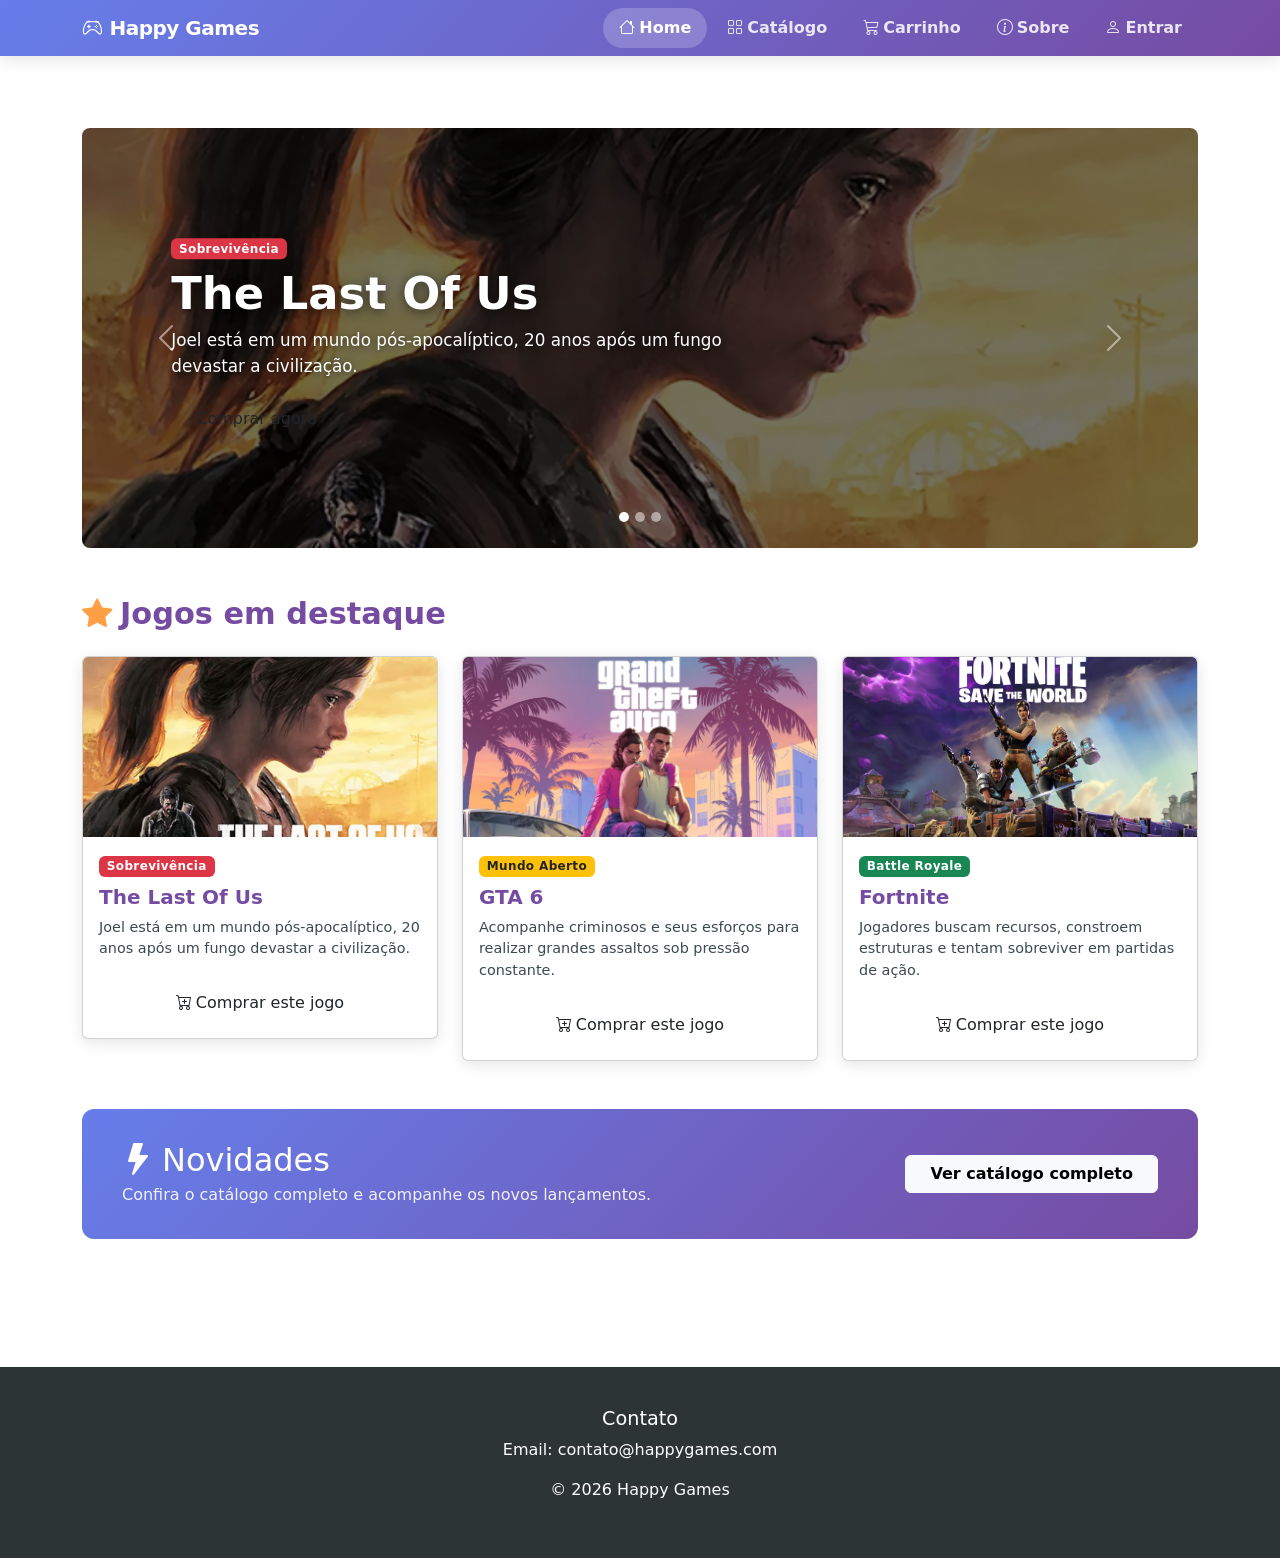
<file: HTML/index.html>
<!doctype html>
<html lang="pt-BR">
  <head>
    <meta charset="UTF-8" />
    <meta name="viewport" content="width=device-width, initial-scale=1.0" />
    <link rel="stylesheet" href="../CSS/style.css" />
    <link
      rel="stylesheet"
      href="../CSS/desktop.css"
      media="(min-width:1024px)"
    />
    <link
      href="https://cdn.jsdelivr.net/npm/bootstrap@5.3.0/dist/css/bootstrap.min.css"
      rel="stylesheet"
    />
    <link
      href="https://cdn.jsdelivr.net/npm/bootstrap-icons@1.11.0/font/bootstrap-icons.css"
      rel="stylesheet"
    />
    <title>Happy Games Store</title>
  </head>

  <body>
    <nav class="navbar navbar-expand-lg navbar-custom">
      <div class="container">
        <a
          class="navbar-brand text-white navbar-brand-custom"
          href="index.html"
        >
          <i class="bi bi-controller me-2"></i>Happy Games
        </a>
        <button
          class="navbar-toggler"
          type="button"
          data-bs-toggle="collapse"
          data-bs-target="#navMenu"
          aria-controls="navMenu"
          aria-expanded="false"
          aria-label="Menu"
        >
          <span class="navbar-toggler-icon"></span>
        </button>
        <div class="collapse navbar-collapse justify-content-end" id="navMenu">
          <ul class="navbar-nav gap-1">
            <li class="nav-item">
              <a class="nav-link active" href="index.html"
                ><i class="bi bi-house me-1"></i>Home</a
              >
            </li>
            <li class="nav-item">
              <a class="nav-link" href="catalogo.html"
                ><i class="bi bi-grid me-1"></i>Catálogo</a
              >
            </li>
            <li class="nav-item">
              <a class="nav-link" href="carrinho.html" id="cartLink">
                <i class="bi bi-cart3 me-1"></i>Carrinho
                <span
                  class="badge cart-badge"
                  id="cartBadge"
                  style="display: none"
                  >0</span
                >
              </a>
            </li>
            <li class="nav-item">
              <a class="nav-link" href="sobre.html"
                ><i class="bi bi-info-circle me-1"></i>Sobre</a
              >
            </li>
            <ul id="navbarAuth" class="navbar-nav gap-1"></ul>
          </ul>
        </div>
      </div>
    </nav>

    <main>
      <div class="container py-4">
        <div
          id="heroCarousel"
          class="carousel slide hero-carousel mb-5 rounded-3 overflow-hidden"
          data-bs-ride="carousel"
          data-bs-interval="4000"
        >
          <div class="carousel-indicators">
            <button
              type="button"
              data-bs-target="#heroCarousel"
              data-bs-slide-to="0"
              class="active"
            ></button>
            <button
              type="button"
              data-bs-target="#heroCarousel"
              data-bs-slide-to="1"
            ></button>
            <button
              type="button"
              data-bs-target="#heroCarousel"
              data-bs-slide-to="2"
            ></button>
          </div>
          <div class="carousel-inner">
            <div class="carousel-item active">
              <img src="../Imagens/TLOU.jpg" alt="The Last Of Us" />
              <div class="carousel-caption d-block">
                <span class="badge bg-danger badge-genero mb-2"
                  >Sobrevivência</span
                >
                <h2>The Last Of Us</h2>
                <p class="d-none d-md-block">
                  Joel está em um mundo pós-apocalíptico, 20 anos após um fungo
                  devastar a civilização.
                </p>
                <a
                  href="compra.html"
                  class="btn btn-comprar px-4 py-2"
                  onclick="showToast('The Last Of Us')"
                  >Comprar agora</a
                >
              </div>
            </div>
            <div class="carousel-item">
              <img src="../Imagens/GTA.jpg" alt="GTA 6" />
              <div class="carousel-caption d-block">
                <span class="badge bg-warning text-dark badge-genero mb-2"
                  >Mundo Aberto</span
                >
                <h2>GTA 6</h2>
                <p class="d-none d-md-block">
                  Acompanhe criminosos e seus esforços para realizar grandes
                  assaltos sob pressão constante.
                </p>
                <a
                  href="compra.html"
                  class="btn btn-comprar px-4 py-2"
                  onclick="showToast('GTA 6')"
                  >Comprar agora</a
                >
              </div>
            </div>
            <div class="carousel-item">
              <img src="../Imagens/FORT.jpg" alt="Fortnite" />
              <div class="carousel-caption d-block">
                <span class="badge bg-success badge-genero mb-2"
                  >Battle Royale</span
                >
                <h2>Fortnite</h2>
                <p class="d-none d-md-block">
                  Jogadores buscam recursos, constroem estruturas e tentam
                  sobreviver em partidas de ação.
                </p>
                <a
                  href="compra.html"
                  class="btn btn-comprar px-4 py-2"
                  onclick="showToast('Fortnite')"
                  >Comprar agora</a
                >
              </div>
            </div>
          </div>
          <button
            class="carousel-control-prev"
            type="button"
            data-bs-target="#heroCarousel"
            data-bs-slide="prev"
          >
            <span class="carousel-control-prev-icon"></span>
          </button>
          <button
            class="carousel-control-next"
            type="button"
            data-bs-target="#heroCarousel"
            data-bs-slide="next"
          >
            <span class="carousel-control-next-icon"></span>
          </button>
        </div>
        <h2 class="section-title">
          <i class="bi bi-star-fill me-2" style="color: var(--accent)"></i>Jogos
          em destaque
        </h2>
        <div class="row row-cols-1 row-cols-md-3 g-4 mb-5">
          <div class="col">
            <div class="card game-card">
              <img
                src="../Imagens/TLOU.jpg"
                class="card-img-top"
                alt="The Last Of Us"
              />
              <div class="card-body">
                <span class="badge bg-danger badge-genero mb-2"
                  >Sobrevivência</span
                >
                <h5 class="card-title">The Last Of Us</h5>
                <p class="card-text">
                  Joel está em um mundo pós-apocalíptico, 20 anos após um fungo
                  devastar a civilização.
                </p>
              </div>
              <div class="card-footer bg-transparent border-0 pb-3">
                <a
                  href="compra.html"
                  class="btn btn-comprar w-100"
                  onclick="showToast('The Last Of Us')"
                >
                  <i class="bi bi-cart-plus me-1"></i>Comprar este jogo
                </a>
              </div>
            </div>
          </div>

          <div class="col">
            <div class="card game-card">
              <img src="../Imagens/GTA.jpg" class="card-img-top" alt="GTA 6" />
              <div class="card-body">
                <span class="badge bg-warning text-dark badge-genero mb-2"
                  >Mundo Aberto</span
                >
                <h5 class="card-title">GTA 6</h5>
                <p class="card-text">
                  Acompanhe criminosos e seus esforços para realizar grandes
                  assaltos sob pressão constante.
                </p>
              </div>
              <div class="card-footer bg-transparent border-0 pb-3">
                <a
                  href="compra.html"
                  class="btn btn-comprar w-100"
                  onclick="showToast('GTA 6')"
                >
                  <i class="bi bi-cart-plus me-1"></i>Comprar este jogo
                </a>
              </div>
            </div>
          </div>
          <div class="col">
            <div class="card game-card">
              <img
                src="../Imagens/FORT.jpg"
                class="card-img-top"
                alt="Fortnite"
              />
              <div class="card-body">
                <span class="badge bg-success badge-genero mb-2"
                  >Battle Royale</span
                >
                <h5 class="card-title">Fortnite</h5>
                <p class="card-text">
                  Jogadores buscam recursos, constroem estruturas e tentam
                  sobreviver em partidas de ação.
                </p>
              </div>
              <div class="card-footer bg-transparent border-0 pb-3">
                <a
                  href="compra.html"
                  class="btn btn-comprar w-100"
                  onclick="showToast('Fortnite')"
                >
                  <i class="bi bi-cart-plus me-1"></i>Comprar este jogo
                </a>
              </div>
            </div>
          </div>
        </div>

        <aside class="novidades-box mb-4">
          <div
            class="d-flex align-items-center justify-content-between flex-wrap gap-3"
          >
            <div>
              <h2 class="mb-1">
                <i class="bi bi-lightning-fill me-2"></i>Novidades
              </h2>
              <p class="mb-0">
                Confira o catálogo completo e acompanhe os novos lançamentos.
              </p>
            </div>
            <a href="catalogo.html" class="btn btn-light fw-bold px-4"
              >Ver catálogo completo</a
            >
          </div>
        </aside>
      </div>
    </main>

    <div class="toast-container-custom">
      <div
        id="gameToast"
        class="toast align-items-center text-bg-success border-0"
        role="alert"
        aria-live="assertive"
        aria-atomic="true"
      >
        <div class="d-flex">
          <div class="toast-body fw-semibold">
            <i class="bi bi-check-circle me-2"></i
            ><span id="toastMsg">Jogo adicionado!</span>
          </div>
          <button
            type="button"
            class="btn-close btn-close-white me-2 m-auto"
            data-bs-dismiss="toast"
          ></button>
        </div>
      </div>
    </div>

    <footer>
      <h2 style="font-size: 1.2rem; margin-bottom: 0.5rem">Contato</h2>
      <p>Email: contato@happygames.com</p>
      <p>&copy; 2026 Happy Games</p>
    </footer>

    <script src="https://cdn.jsdelivr.net/npm/bootstrap@5.3.0/dist/js/bootstrap.bundle.min.js"></script>
    <script src="../JavaScript/dados.js"></script>
    <script src="../JavaScript/auth.js"></script>
    <script src="../JavaScript/carrinho.js"></script>
    <script src="../JavaScript/script.js"></script>
  </body>
</html>
</file>
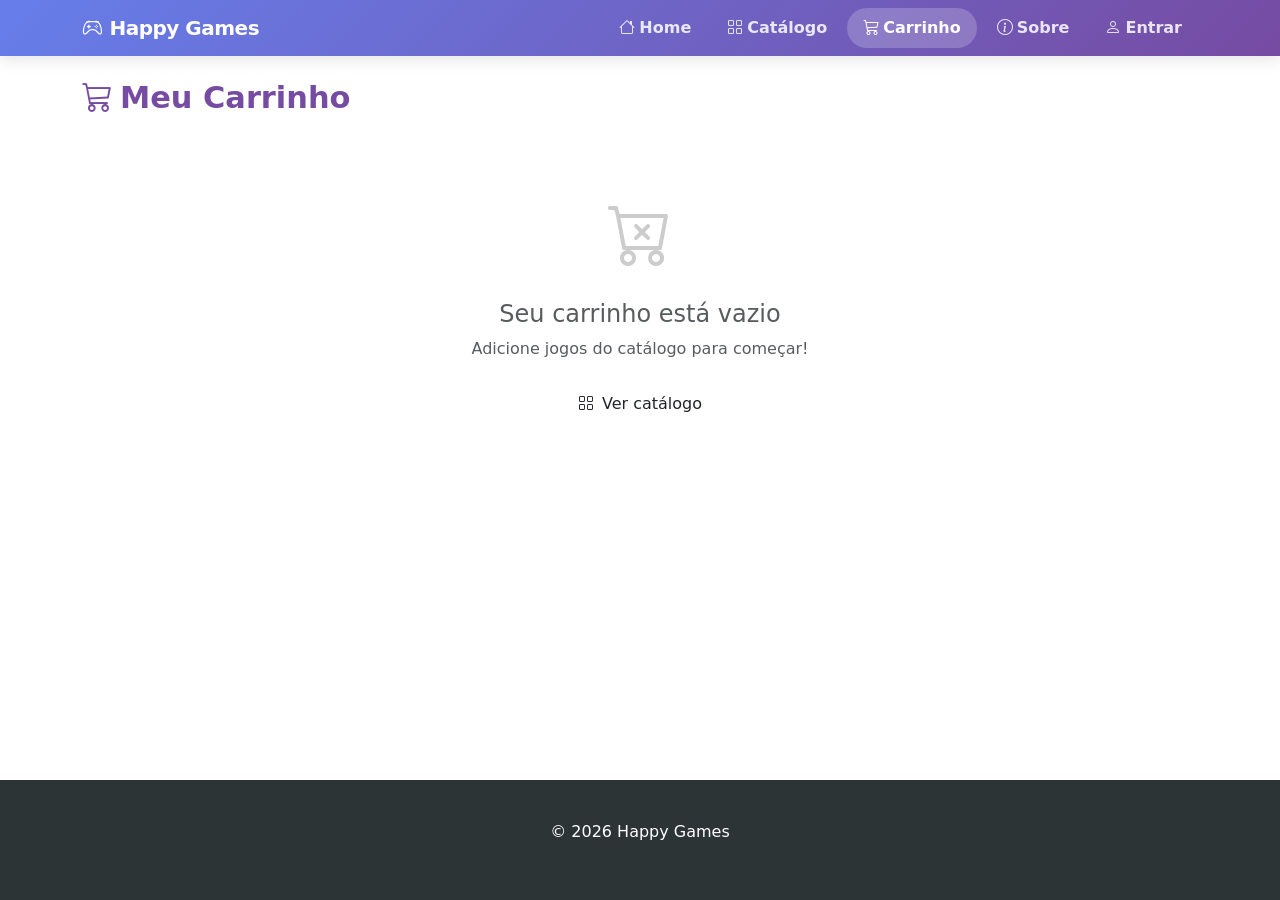
<file: HTML/carrinho.html>
<!doctype html>
<html lang="pt-BR">
  <head>
    <meta charset="UTF-8" />
    <meta name="viewport" content="width=device-width, initial-scale=1.0" />
    <link rel="stylesheet" href="../CSS/style.css" />
    <link
      rel="stylesheet"
      href="../CSS/desktop.css"
      media="(min-width:1024px)"
    />
    <link rel="stylesheet" href="../CSS/carrinho.css" />
    <link
      href="https://cdn.jsdelivr.net/npm/bootstrap@5.3.0/dist/css/bootstrap.min.css"
      rel="stylesheet"
    />
    <link
      href="https://cdn.jsdelivr.net/npm/bootstrap-icons@1.11.0/font/bootstrap-icons.css"
      rel="stylesheet"
    />
    <title>Carrinho - Happy Games</title>
  </head>

  <body>
    <!-- NAVBAR -->
    <nav class="navbar navbar-expand-lg navbar-custom">
      <div class="container">
        <a
          class="navbar-brand text-white navbar-brand-custom"
          href="index.html"
        >
          <i class="bi bi-controller me-2"></i>Happy Games
        </a>
        <button
          class="navbar-toggler"
          type="button"
          data-bs-toggle="collapse"
          data-bs-target="#navMenu"
        >
          <span class="navbar-toggler-icon"></span>
        </button>
        <div class="collapse navbar-collapse justify-content-end" id="navMenu">
          <ul class="navbar-nav gap-1">
            <li class="nav-item">
              <a class="nav-link" href="index.html"
                ><i class="bi bi-house me-1"></i>Home</a
              >
            </li>
            <li class="nav-item">
              <a class="nav-link" href="catalogo.html"
                ><i class="bi bi-grid me-1"></i>Catálogo</a
              >
            </li>
            <li class="nav-item">
              <a class="nav-link active" href="carrinho.html" id="cartLink">
                <i class="bi bi-cart3 me-1"></i>Carrinho
                <span
                  class="badge cart-badge"
                  id="cartBadge"
                  style="display: none"
                  >0</span
                >
              </a>
            </li>
            <li class="nav-item">
              <a class="nav-link" href="sobre.html"
                ><i class="bi bi-info-circle me-1"></i>Sobre</a
              >
            </li>
            <ul id="navbarAuth" class="navbar-nav gap-1"></ul>
          </ul>
        </div>
      </div>
    </nav>

    <main class="py-4">
      <div class="container">
        <h2 class="section-title mb-4">
          <i class="bi bi-cart3 me-2"></i>Meu Carrinho
        </h2>

        <!-- ========== SEÇÃO: CARRINHO VAZIO ========== -->
        <div
          id="carrinhoVazio"
          class="cart-empty text-center py-5"
          style="display: none"
        >
          <i class="bi bi-cart-x" style="font-size: 4rem; color: #ccc"></i>
          <h4 class="mt-3 text-muted">Seu carrinho está vazio</h4>
          <p class="text-muted">Adicione jogos do catálogo para começar!</p>
          <a href="catalogo.html" class="btn btn-comprar px-4 mt-2">
            <i class="bi bi-grid me-2"></i>Ver catálogo
          </a>
        </div>

        <!-- ========== SEÇÃO: CARRINHO COM ITENS ========== -->
        <div id="carrinhoComItens">
          <div class="row g-4">
            <!-- Coluna: lista de itens -->
            <div class="col-lg-8">
              <div id="listaItens" class="cart-items-list"></div>
              <div
                class="d-flex justify-content-between align-items-center mt-3"
              >
                <a
                  href="catalogo.html"
                  class="btn btn-outline-secondary btn-sm"
                >
                  <i class="bi bi-arrow-left me-1"></i>Continuar comprando
                </a>
                <button
                  class="btn btn-outline-danger btn-sm"
                  onclick="confirmarLimpar()"
                >
                  <i class="bi bi-trash me-1"></i>Limpar carrinho
                </button>
              </div>
            </div>

            <!-- Coluna: resumo e checkout -->
            <div class="col-lg-4">
              <div class="cart-summary">
                <h5 class="fw-bold mb-3">
                  <i class="bi bi-receipt me-2"></i>Resumo do pedido
                </h5>
                <div id="resumoCarrinho" class="price-summary mb-3"></div>
                <button
                  class="btn btn-login w-100 py-2"
                  onclick="iniciarCheckout()"
                >
                  <i class="bi bi-bag-check me-2"></i>Finalizar compra
                </button>
                <p class="text-muted small text-center mt-2">
                  <i class="bi bi-shield-check me-1"></i>Compra 100% segura
                </p>
              </div>
            </div>
          </div>

          <!-- ========== CHECKOUT EMBUTIDO ========== -->
          <div id="checkoutArea" class="mt-5" style="display: none">
            <hr />
            <h4 class="section-title mb-4">
              <i class="bi bi-bag-check me-2"></i>Finalizar pedido
            </h4>

            <!-- Progress bar -->
            <div class="progress-stepper mb-2">
              <div
                class="progress-bar"
                id="cartProgressBar"
                style="width: 50%"
              ></div>
            </div>
            <div class="step-labels mb-4">
              <span id="clabel1" class="active"
                ><i class="bi bi-person me-1"></i>Dados pessoais</span
              >
              <span id="clabel2"
                ><i class="bi bi-credit-card me-1"></i>Pagamento</span
              >
            </div>

            <!-- STEP C1: Dados pessoais -->
            <div class="step-card active" id="cstep1">
              <h4><i class="bi bi-person-circle me-2"></i>Seus dados</h4>

              <!-- Aviso de autenticação — preenchido por iniciarCheckout() -->
              <div id="cAuthNotice" class="mb-4"></div>

              <div class="mb-3">
                <label class="form-label" for="cNome">Nome completo</label>
                <input
                  type="text"
                  class="form-control"
                  id="cNome"
                  placeholder="Seu nome completo"
                />
                <div class="invalid-feedback"></div>
              </div>
              <div class="mb-4">
                <label class="form-label" for="cEmail">E-mail</label>
                <input
                  type="email"
                  class="form-control"
                  id="cEmail"
                  placeholder="seu@email.com"
                />
                <div class="invalid-feedback"></div>
              </div>
              <div class="d-flex justify-content-between gap-2">
                <button
                  class="btn btn-step btn-prev"
                  onclick="fecharCheckout()"
                >
                  <i class="bi bi-arrow-left me-1"></i>Voltar ao carrinho
                </button>
                <button
                  class="btn btn-step btn-next"
                  onclick="irParaCheckout(2)"
                >
                  Próximo <i class="bi bi-arrow-right ms-1"></i>
                </button>
              </div>
            </div>

            <!-- STEP C2: Pagamento -->
            <div class="step-card" id="cstep2">
              <h4><i class="bi bi-credit-card me-2"></i>Pagamento</h4>

              <!-- Seletor de método -->
              <div class="mb-4">
                <label class="form-label fw-semibold"
                  >Método de pagamento</label
                >
                <div class="d-flex gap-2 flex-wrap">
                  <input
                    type="radio"
                    class="btn-check"
                    name="cPagamento"
                    id="cPagCartao"
                    value="cartao"
                    checked
                  />
                  <label
                    class="btn btn-outline-primary payment-btn"
                    for="cPagCartao"
                  >
                    <i class="bi bi-credit-card me-1"></i>Cartão
                  </label>
                  <input
                    type="radio"
                    class="btn-check"
                    name="cPagamento"
                    id="cPagPix"
                    value="pix"
                  />
                  <label
                    class="btn btn-outline-success payment-btn"
                    for="cPagPix"
                  >
                    <i class="bi bi-qr-code me-1"></i>PIX
                  </label>
                  <input
                    type="radio"
                    class="btn-check"
                    name="cPagamento"
                    id="cPagBoleto"
                    value="boleto"
                  />
                  <label
                    class="btn btn-outline-secondary payment-btn"
                    for="cPagBoleto"
                  >
                    <i class="bi bi-upc me-1"></i>Boleto
                  </label>
                </div>
              </div>

              <!-- Cartão -->
              <div id="cSecCartao">
                <div class="mb-3">
                  <label class="form-label" for="cCartao"
                    >Número do cartão</label
                  >
                  <input
                    type="text"
                    class="form-control"
                    id="cCartao"
                    placeholder="0000 0000 0000 0000"
                    maxlength="19"
                  />
                  <div class="invalid-feedback"></div>
                </div>
                <div class="row mb-4">
                  <div class="col">
                    <label class="form-label" for="cValidade">Validade</label>
                    <input
                      type="text"
                      class="form-control"
                      id="cValidade"
                      placeholder="MM/AA"
                      maxlength="5"
                    />
                    <div class="invalid-feedback"></div>
                  </div>
                  <div class="col">
                    <label class="form-label" for="cCvv">CVV</label>
                    <input
                      type="text"
                      class="form-control"
                      id="cCvv"
                      placeholder="123"
                      maxlength="3"
                    />
                    <div class="invalid-feedback"></div>
                  </div>
                </div>
              </div>

              <!-- PIX -->
              <div
                id="cSecPix"
                class="pix-section text-center py-3"
                style="display: none"
              >
                <i class="bi bi-qr-code pix-icon d-block mx-auto mb-3"></i>
                <p class="fw-semibold mb-1">
                  Chave PIX:
                  <span class="text-success">happygames@pix.com.br</span>
                </p>
                <p class="text-muted small mb-1">
                  Escaneie o QR code ou copie a chave com o app do seu banco.
                </p>
                <p class="text-muted small">
                  Confirmação em até <strong>1 minuto</strong> após a
                  transferência.
                </p>
              </div>

              <!-- Boleto -->
              <div
                id="cSecBoleto"
                class="boleto-section text-center py-3"
                style="display: none"
              >
                <i class="bi bi-upc boleto-icon d-block mx-auto mb-3"></i>
                <p class="fw-semibold small mb-2">Linha digitável:</p>
                <code class="boleto-code d-block p-2 rounded mb-3"
                  >23790.00010 00000.000007 00000.000000 1 00000000000000</code
                >
                <p class="text-muted small">
                  Vencimento: <strong>3 dias úteis</strong>. Pague em qualquer
                  banco, lotérica ou app bancário.
                </p>
              </div>

              <div class="d-flex justify-content-between gap-2">
                <button
                  class="btn btn-step btn-prev"
                  onclick="irParaCheckout(1)"
                >
                  <i class="bi bi-arrow-left me-1"></i>Voltar
                </button>
                <button
                  class="btn btn-step btn-next"
                  id="cBtnRevisar"
                  type="button"
                >
                  <i class="bi bi-bag-check me-1"></i>Revisar pedido
                </button>
              </div>
            </div>
          </div>
          <!-- /checkoutArea -->
        </div>
        <!-- /carrinhoComItens -->
      </div>
    </main>

    <!-- MODAL DE CONFIRMAÇÃO -->
    <div class="modal fade" id="modalCarrinho" tabindex="-1" aria-hidden="true">
      <div class="modal-dialog modal-dialog-centered modal-lg">
        <div class="modal-content">
          <div class="modal-header">
            <h5 class="modal-title">
              <i class="bi bi-bag-check me-2"></i>Confirmar pedido
            </h5>
            <button
              type="button"
              class="btn-close"
              data-bs-dismiss="modal"
            ></button>
          </div>
          <div class="modal-body">
            <p class="text-muted mb-3">
              Confira os detalhes antes de finalizar:
            </p>
            <div id="resumoModalCarrinho"></div>
          </div>
          <div class="modal-footer">
            <button
              type="button"
              class="btn btn-outline-secondary"
              data-bs-dismiss="modal"
            >
              <i class="bi bi-pencil me-1"></i>Editar
            </button>
            <button
              type="button"
              class="btn btn-next btn-step"
              id="cBtnConfirmar"
            >
              <i class="bi bi-check-circle me-1"></i>Confirmar compra
            </button>
          </div>
        </div>
      </div>
    </div>

    <footer><p>&copy; 2026 Happy Games</p></footer>

    <script src="https://cdn.jsdelivr.net/npm/bootstrap@5.3.0/dist/js/bootstrap.bundle.min.js"></script>
    <script src="../JavaScript/dados.js"></script>
    <script src="../JavaScript/auth.js"></script>
    <script src="../JavaScript/carrinho.js"></script>
    <script>
      "use strict";

      let cartStep = 1;

      // ============================================================
      // RENDERIZAÇÃO DO CARRINHO
      // ============================================================

      function renderizarCarrinho() {
        const itens = getCarrinho();
        const listaEl = document.getElementById("listaItens");
        const vazioEl = document.getElementById("carrinhoVazio");
        const comItensEl = document.getElementById("carrinhoComItens");
        const resumoEl = document.getElementById("resumoCarrinho");

        if (itens.length === 0) {
          vazioEl.style.display = "block";
          comItensEl.style.display = "none";
          return;
        }

        vazioEl.style.display = "none";
        comItensEl.style.display = "block";

        // Renderiza lista de itens
        let html = "";
        for (let i = 0; i < itens.length; i++) {
          const item = itens[i];
          const subtotalItem = item.preco * item.quantidade;
          html +=
            '<div class="cart-item" data-id="' +
            item.id +
            '">' +
            '<img src="' +
            item.imagem +
            '" alt="' +
            item.nome +
            '" class="cart-item-img" />' +
            '<div class="cart-item-info">' +
            '<h6 class="cart-item-nome">' +
            item.nome +
            "</h6>" +
            '<span class="cart-item-preco">' +
            formatarReais(item.preco) +
            " /un.</span>" +
            "</div>" +
            '<div class="cart-item-controls">' +
            '<button class="btn-qty" onclick="mudarQtd(' +
            item.id +
            ', -1)"><i class="bi bi-dash"></i></button>' +
            '<span class="qty-display">' +
            item.quantidade +
            "</span>" +
            '<button class="btn-qty" onclick="mudarQtd(' +
            item.id +
            ', 1)"><i class="bi bi-plus"></i></button>' +
            "</div>" +
            '<div class="cart-item-total">' +
            "<span>" +
            formatarReais(subtotalItem) +
            "</span>" +
            "</div>" +
            '<button class="btn-remove" onclick="confirmarRemover(' +
            item.id +
            ", '" +
            item.nome.replace(/'/g, "\\'") +
            '\')" title="Remover">' +
            '<i class="bi bi-x-lg"></i>' +
            "</button>" +
            "</div>";
        }
        listaEl.innerHTML = html;

        // Renderiza resumo usando desconto sobre o total de itens do carrinho
        const resumo = calcularResumoCarrinho();
        const qtdTotal = contarItensCarrinho();
        let resumoHtml =
          '<div class="resumo-item"><span>Subtotal (' +
          qtdTotal +
          " " +
          (qtdTotal === 1 ? "item" : "itens") +
          ")</span><span>" +
          formatarReais(resumo.subtotalBruto) +
          "</span></div>";
        if (resumo.desconto > 0) {
          resumoHtml +=
            '<div class="resumo-item text-success"><span><i class="bi bi-tag-fill me-1"></i>Desconto (' +
            (resumo.taxa * 100).toFixed(0) +
            "% sobre " +
            qtdTotal +
            " itens)</span><span>- " +
            formatarReais(resumo.desconto) +
            "</span></div>";
        }
        resumoHtml +=
          '<div class="resumo-item fw-bold total-row"><span>Total</span><span>' +
          formatarReais(resumo.total) +
          "</span></div>";

        // Pontos de fidelidade — função quadrática (2º grau)
        const pontos = calcularPontosFidelidade(resumo.total, qtdTotal);
        let pontosLabel = pontos.total + " pts";
        if (pontos.bonus > 0) {
          pontosLabel +=
            " (" + pontos.pontosBase + " base + " + pontos.bonus + " bônus)";
        }
        resumoHtml +=
          '<div class="resumo-item text-success small mt-1"><span><i class="bi bi-star-fill me-1"></i>Pontos que você vai ganhar</span><span>' +
          pontosLabel +
          "</span></div>";

        resumoEl.innerHTML = resumoHtml;
      }

      function mudarQtd(id, delta) {
        const itens = getCarrinho();
        const item = itens.find(function (it) {
          return it.id === id;
        });
        if (!item) return;
        atualizarQuantidadeCarrinho(id, item.quantidade + delta);
        renderizarCarrinho();
      }

      function confirmarRemover(id, nome) {
        if (confirm('Remover "' + nome + '" do carrinho?')) {
          removerDoCarrinho(id);
          renderizarCarrinho();
        }
      }

      function confirmarLimpar() {
        if (confirm("Deseja limpar todo o carrinho?")) {
          limparCarrinho();
          renderizarCarrinho();
        }
      }

      // ============================================================
      // CHECKOUT
      // ============================================================

      function iniciarCheckout() {
        const user = getUsuarioLogado();
        const checkoutEl = document.getElementById("checkoutArea");
        const nomeEl = document.getElementById("cNome");
        const emailEl = document.getElementById("cEmail");
        checkoutEl.style.display = "block";

        // Pré-preenche se logado
        if (user) {
          nomeEl.value = user.nome;
          emailEl.value = user.email;
          nomeEl.readOnly = true;
          emailEl.readOnly = true;
        } else {
          nomeEl.readOnly = false;
          emailEl.readOnly = false;
        }

        checkoutEl.scrollIntoView({ behavior: "smooth" });
        // Exibe aviso de autenticação no Step C1
        const notice = document.getElementById("cAuthNotice");
        if (notice) {
          if (user) {
            notice.innerHTML =
              '<div class="alert alert-success d-flex align-items-center gap-2 py-2 mb-0">' +
              '<i class="bi bi-person-check-fill fs-5 flex-shrink-0"></i>' +
              "<span>Comprando como <strong>" +
              user.nome +
              "</strong> (" +
              user.email +
              "). " +
              '<a href="#" class="alert-link" onclick="fazerLogout();return false;">Trocar conta</a>' +
              "</span>" +
              "</div>";
          } else {
            notice.innerHTML =
              '<div class="alert alert-info py-2 mb-0">' +
              '<div class="d-flex align-items-start gap-2">' +
              '<i class="bi bi-info-circle-fill fs-5 flex-shrink-0 mt-1"></i>' +
              "<div>" +
              '<div class="mb-2">Para concluir o pedido, <strong>entre na sua conta</strong> ou continue como convidado informando nome e e-mail válidos.</div>' +
              '<div class="d-flex gap-2 flex-wrap">' +
              '<a href="login.html?next=carrinho.html" class="btn btn-sm btn-primary">Entrar e continuar</a>' +
              '<button type="button" class="btn btn-sm btn-outline-primary" onclick="document.getElementById(\'cNome\').focus()">Continuar como convidado</button>' +
              "</div>" +
              "</div>" +
              "</div>" +
              "</div>";
          }
        }
      }

      function fecharCheckout() {
        document.getElementById("checkoutArea").style.display = "none";
        window.scrollTo({ top: 0, behavior: "smooth" });
      }

      function validarIdentificacaoCheckout() {
        const nome = document.getElementById("cNome");
        const email = document.getElementById("cEmail");
        const user = getUsuarioLogado();
        const emailRegex = /^[^\s@]+@[^\s@]+\.[^\s@]+$/;

        nome.classList.remove("is-invalid");
        email.classList.remove("is-invalid");

        // Se há sessão válida, considera identificação concluída
        if (user && user.nome && emailRegex.test(user.email || "")) {
          return true;
        }

        // Convidado: precisa informar nome + e-mail válido
        let ok = true;
        if (nome.value.trim().length < 3) {
          nome.classList.add("is-invalid");
          nome.nextElementSibling.textContent =
            "Nome precisa ter pelo menos 3 caracteres.";
          ok = false;
        }
        if (!emailRegex.test(email.value.trim())) {
          email.classList.add("is-invalid");
          email.nextElementSibling.textContent =
            "Informe um e-mail válido para continuar (ou faça login).";
          ok = false;
        }
        return ok;
      }

      function irParaCheckout(step) {
        if (step === 2) {
          if (!validarIdentificacaoCheckout()) return;
        }

        document.getElementById("cstep" + cartStep).classList.remove("active");
        document.getElementById("clabel" + cartStep).classList.remove("active");
        cartStep = step;
        document.getElementById("cstep" + cartStep).classList.add("active");
        document.getElementById("clabel" + cartStep).classList.add("active");
        document.getElementById("cartProgressBar").style.width =
          (step === 1 ? "50" : "100") + "%";
        document
          .getElementById("checkoutArea")
          .scrollIntoView({ behavior: "smooth" });
      }

      // Troca visual do método de pagamento
      document
        .querySelectorAll('input[name="cPagamento"]')
        .forEach(function (radio) {
          radio.addEventListener("change", function () {
            document.getElementById("cSecCartao").style.display =
              this.value === "cartao" ? "block" : "none";
            document.getElementById("cSecPix").style.display =
              this.value === "pix" ? "block" : "none";
            document.getElementById("cSecBoleto").style.display =
              this.value === "boleto" ? "block" : "none";
          });
        });

      // Máscara do cartão
      document.getElementById("cCartao").addEventListener("input", function () {
        let v = this.value.replace(/\D/g, "").substring(0, 16);
        this.value = v.replace(/(.{4})/g, "$1 ").trim();
      });
      document
        .getElementById("cValidade")
        .addEventListener("input", function () {
          let v = this.value.replace(/\D/g, "").substring(0, 4);
          if (v.length > 2) v = v.substring(0, 2) + "/" + v.substring(2);
          this.value = v;
        });
      document.getElementById("cCvv").addEventListener("input", function () {
        this.value = this.value.replace(/\D/g, "").substring(0, 3);
      });

      // Botão Revisar pedido
      document
        .getElementById("cBtnRevisar")
        .addEventListener("click", function () {
          if (!validarIdentificacaoCheckout()) {
            alert(
              "Para concluir, faça login ou informe nome e e-mail válidos.",
            );
            irParaCheckout(1);
            return;
          }

          const metodo = document.querySelector(
            'input[name="cPagamento"]:checked',
          ).value;

          if (metodo === "cartao") {
            const cartao = document.getElementById("cCartao");
            const validade = document.getElementById("cValidade");
            const cvv = document.getElementById("cCvv");
            let ok = true;

            [cartao, validade, cvv].forEach(function (el) {
              el.classList.remove("is-invalid");
            });

            if (cartao.value.replace(/\D/g, "").length < 16) {
              cartao.classList.add("is-invalid");
              cartao.nextElementSibling.textContent =
                "Número do cartão precisa ter 16 dígitos.";
              ok = false;
            }
            if (!/^(0[1-9]|1[0-2])\/\d{2}$/.test(validade.value)) {
              validade.classList.add("is-invalid");
              validade.nextElementSibling.textContent = "Formato: MM/AA.";
              ok = false;
            }
            if (cvv.value.replace(/\D/g, "").length < 3) {
              cvv.classList.add("is-invalid");
              cvv.nextElementSibling.textContent = "CVV precisa ter 3 dígitos.";
              ok = false;
            }
            if (!ok) return;
          }

          // Monta modal
          const itens = getCarrinho();
          const usuarioSessao = getUsuarioLogado();
          const nomeFinal =
            document.getElementById("cNome").value.trim() ||
            (usuarioSessao ? usuarioSessao.nome : "");
          const emailFinal =
            document.getElementById("cEmail").value.trim() ||
            (usuarioSessao ? usuarioSessao.email : "");
          const metodoTexto = {
            cartao: "Cartão de crédito",
            pix: "PIX",
            boleto: "Boleto bancário",
          }[metodo];

          let modalHtml =
            '<div class="resumo-item"><span>Nome</span><span>' +
            (nomeFinal || "—") +
            "</span></div>" +
            '<div class="resumo-item"><span>E-mail</span><span>' +
            (emailFinal || "—") +
            "</span></div>" +
            '<div class="resumo-item"><span>Pagamento</span><span>' +
            metodoTexto +
            "</span></div>" +
            "<hr/><strong>Itens:</strong>";

          const resumoModal = calcularResumoCarrinho();
          for (let i = 0; i < itens.length; i++) {
            const subtotalItem = itens[i].preco * itens[i].quantidade;
            modalHtml +=
              '<div class="resumo-item"><span>' +
              itens[i].nome +
              " x" +
              itens[i].quantidade +
              "</span><span>" +
              formatarReais(subtotalItem) +
              "</span></div>";
          }
          if (resumoModal.desconto > 0) {
            modalHtml +=
              '<div class="resumo-item text-success"><span><i class="bi bi-tag-fill me-1"></i>Desconto (' +
              (resumoModal.taxa * 100).toFixed(0) +
              "%)</span><span>- " +
              formatarReais(resumoModal.desconto) +
              "</span></div>";
          }
          modalHtml +=
            '<div class="resumo-item fw-bold total-row"><span>Total</span><span>' +
            formatarReais(resumoModal.total) +
            "</span></div>";

          // Pontos de fidelidade — função quadrática (2º grau)
          const qtdTotalModal = contarItensCarrinho();
          const pontosModal = calcularPontosFidelidade(
            resumoModal.total,
            qtdTotalModal,
          );
          let pontosLabelModal = pontosModal.total + " pts";
          if (pontosModal.bonus > 0) {
            pontosLabelModal +=
              " (" +
              pontosModal.pontosBase +
              " base + " +
              pontosModal.bonus +
              " bônus)";
          }
          modalHtml +=
            '<div class="resumo-item text-success small"><span><i class="bi bi-star-fill me-1"></i>Pontos ganhos nesta compra</span><span>' +
            pontosLabelModal +
            "</span></div>";

          document.getElementById("resumoModalCarrinho").innerHTML = modalHtml;
          new bootstrap.Modal(document.getElementById("modalCarrinho")).show();
        });

      // Confirmar compra
      document
        .getElementById("cBtnConfirmar")
        .addEventListener("click", function () {
          if (!validarIdentificacaoCheckout()) {
            alert(
              "Não foi possível concluir: identificação inválida. Faça login ou informe e-mail válido.",
            );
            const modalEl = document.getElementById("modalCarrinho");
            const modal = bootstrap.Modal.getInstance(modalEl);
            if (modal) modal.hide();
            irParaCheckout(1);
            return;
          }

          limparCarrinho();
          window.location.href = "obrigado.html";
        });

      // ============================================================
      // INIT
      // ============================================================
      document.addEventListener("DOMContentLoaded", function () {
        renderizarCarrinho();
      });
    </script>
  </body>
</html>
</file>
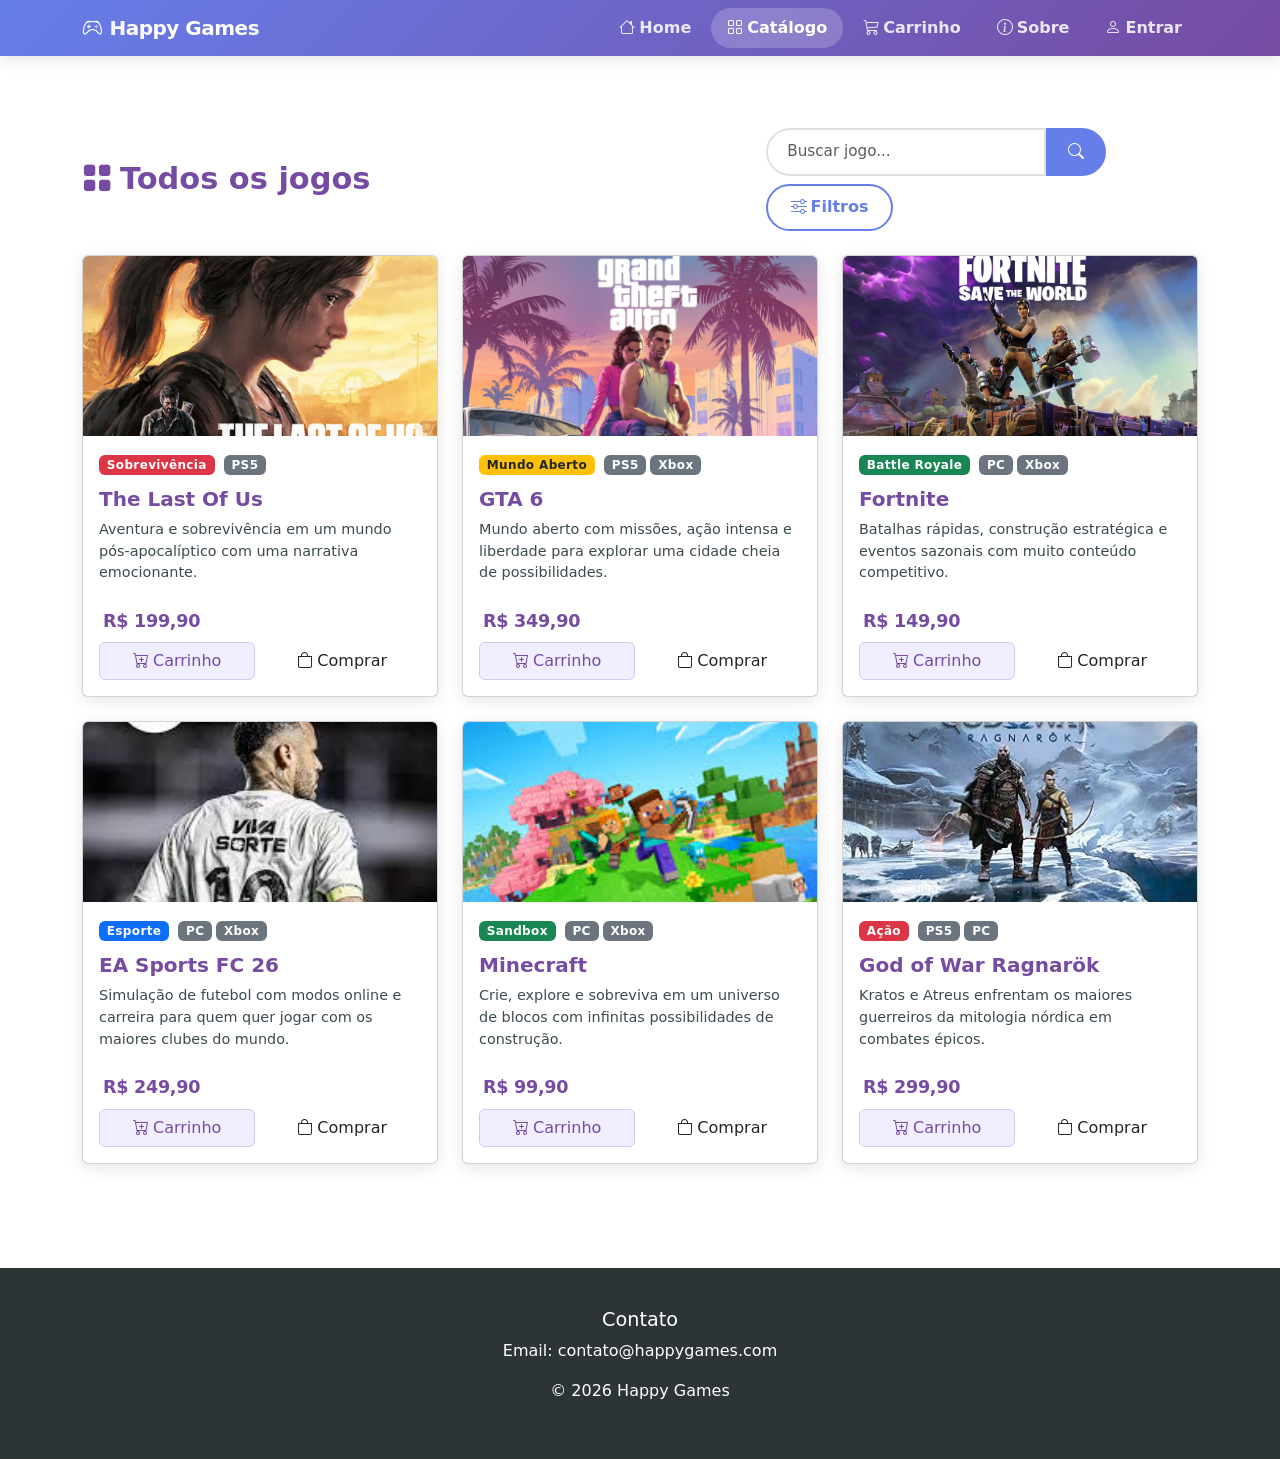
<file: HTML/catalogo.html>
<!doctype html>
<html lang="pt-BR">
  <head>
    <meta charset="UTF-8" />
    <meta name="viewport" content="width=device-width, initial-scale=1.0" />
    <title>Catálogo de Produtos - Happy Games</title>
    <link rel="stylesheet" href="../CSS/style.css" />
    <link
      rel="stylesheet"
      href="../CSS/desktop.css"
      media="(min-width:1024px)"
    />
    <link rel="stylesheet" href="../CSS/carrinho.css" />
    <link rel="stylesheet" href="../CSS/catalogo.css" />
    <link
      href="https://cdn.jsdelivr.net/npm/bootstrap@5.3.0/dist/css/bootstrap.min.css"
      rel="stylesheet"
    />
    <link
      href="https://cdn.jsdelivr.net/npm/bootstrap-icons@1.11.0/font/bootstrap-icons.css"
      rel="stylesheet"
    />
  </head>

  <body>
    <nav class="navbar navbar-expand-lg navbar-custom">
      <div class="container">
        <a
          class="navbar-brand text-white navbar-brand-custom"
          href="index.html"
        >
          <i class="bi bi-controller me-2"></i>Happy Games
        </a>
        <button
          class="navbar-toggler"
          type="button"
          data-bs-toggle="collapse"
          data-bs-target="#navMenu"
          aria-controls="navMenu"
          aria-expanded="false"
          aria-label="Menu"
        >
          <span class="navbar-toggler-icon"></span>
        </button>
        <div class="collapse navbar-collapse justify-content-end" id="navMenu">
          <ul class="navbar-nav gap-1">
            <li class="nav-item">
              <a class="nav-link" href="index.html"
                ><i class="bi bi-house me-1"></i>Home</a
              >
            </li>
            <li class="nav-item">
              <a class="nav-link active" href="catalogo.html"
                ><i class="bi bi-grid me-1"></i>Catálogo</a
              >
            </li>
            <li class="nav-item">
              <a class="nav-link" href="carrinho.html" id="cartLink">
                <i class="bi bi-cart3 me-1"></i>Carrinho
                <span
                  class="badge cart-badge"
                  id="cartBadge"
                  style="display: none"
                  >0</span
                >
              </a>
            </li>
            <li class="nav-item">
              <a class="nav-link" href="sobre.html"
                ><i class="bi bi-info-circle me-1"></i>Sobre</a
              >
            </li>
            <ul id="navbarAuth" class="navbar-nav gap-1"></ul>
          </ul>
        </div>
      </div>
    </nav>
    <main>
      <div class="container py-4">
        <div
          class="d-flex align-items-center justify-content-between flex-wrap gap-3 mb-4"
        >
          <h2 class="section-title mb-0">
            <i class="bi bi-grid-fill me-2"></i>Todos os jogos
          </h2>
          <div class="d-flex gap-2 flex-wrap">
            <div class="input-group search-bar" style="max-width: 340px">
              <input
                type="text"
                class="form-control"
                placeholder="Buscar jogo..."
                id="searchInput"
                oninput="filtrarJogos()"
              />
              <button class="btn-search" type="button">
                <i class="bi bi-search"></i>
              </button>
            </div>
            <button
              class="btn-filtro"
              type="button"
              data-bs-toggle="offcanvas"
              data-bs-target="#offcanvasFiltro"
            >
              <i class="bi bi-sliders me-1"></i>Filtros
            </button>
          </div>
        </div>
        <div
          class="row row-cols-1 row-cols-md-2 row-cols-lg-3 g-4"
          id="jogosGrid"
        >
          <!-- Cards gerados dinamicamente pelo catalogo.js a partir de dados.js -->
        </div>

        <div id="noResults" style="display: none">
          <i class="bi bi-search" style="font-size: 3rem; color: #ccc"></i>
          <p class="mt-3 fs-5">Nenhum jogo encontrado com esses filtros.</p>
        </div>
      </div>
    </main>

    <div
      class="offcanvas offcanvas-end"
      tabindex="-1"
      id="offcanvasFiltro"
      aria-labelledby="offcanvasFiltroLabel"
    >
      <div class="offcanvas-header">
        <h5 class="offcanvas-title" id="offcanvasFiltroLabel">
          <i class="bi bi-sliders me-2"></i>Filtrar jogos
        </h5>
        <button
          type="button"
          class="btn-close"
          data-bs-dismiss="offcanvas"
          aria-label="Fechar"
        ></button>
      </div>
      <div class="offcanvas-body">
        <p class="filter-label">Gênero</p>
        <div class="mb-3">
          <div class="form-check">
            <input
              class="form-check-input"
              type="checkbox"
              value="ação"
              id="fAcao"
              data-filter-type="genero"
              onchange="filtrarJogos()"
            /><label class="form-check-label" for="fAcao">Ação</label>
          </div>
          <div class="form-check">
            <input
              class="form-check-input"
              type="checkbox"
              value="sobrevivência"
              id="fSobrev"
              data-filter-type="genero"
              onchange="filtrarJogos()"
            /><label class="form-check-label" for="fSobrev"
              >Sobrevivência</label
            >
          </div>
          <div class="form-check">
            <input
              class="form-check-input"
              type="checkbox"
              value="mundo aberto"
              id="fMundo"
              data-filter-type="genero"
              onchange="filtrarJogos()"
            /><label class="form-check-label" for="fMundo">Mundo Aberto</label>
          </div>
          <div class="form-check">
            <input
              class="form-check-input"
              type="checkbox"
              value="battle royale"
              id="fBR"
              data-filter-type="genero"
              onchange="filtrarJogos()"
            /><label class="form-check-label" for="fBR">Battle Royale</label>
          </div>
          <div class="form-check">
            <input
              class="form-check-input"
              type="checkbox"
              value="esporte"
              id="fEsporte"
              data-filter-type="genero"
              onchange="filtrarJogos()"
            /><label class="form-check-label" for="fEsporte">Esporte</label>
          </div>
          <div class="form-check">
            <input
              class="form-check-input"
              type="checkbox"
              value="sandbox"
              id="fSandbox"
              data-filter-type="genero"
              onchange="filtrarJogos()"
            /><label class="form-check-label" for="fSandbox">Sandbox</label>
          </div>
        </div>
        <hr />
        <p class="filter-label">Plataforma</p>
        <div class="mb-3">
          <div class="form-check">
            <input
              class="form-check-input"
              type="checkbox"
              value="ps5"
              id="fPS5"
              data-filter-type="plataforma"
              onchange="filtrarJogos()"
            /><label class="form-check-label" for="fPS5">PlayStation 5</label>
          </div>
          <div class="form-check">
            <input
              class="form-check-input"
              type="checkbox"
              value="xbox"
              id="fXbox"
              data-filter-type="plataforma"
              onchange="filtrarJogos()"
            /><label class="form-check-label" for="fXbox">Xbox</label>
          </div>
          <div class="form-check">
            <input
              class="form-check-input"
              type="checkbox"
              value="pc"
              id="fPC"
              data-filter-type="plataforma"
              onchange="filtrarJogos()"
            /><label class="form-check-label" for="fPC">PC</label>
          </div>
        </div>
        <hr />
        <button
          class="btn btn-outline-secondary w-100"
          onclick="limparFiltros()"
        >
          <i class="bi bi-x-circle me-1"></i>Limpar filtros
        </button>
      </div>
    </div>

    <div class="toast-container-custom">
      <div
        id="gameToast"
        class="toast align-items-center text-bg-success border-0"
        role="alert"
      >
        <div class="d-flex">
          <div class="toast-body fw-semibold">
            <i class="bi bi-check-circle me-2"></i
            ><span id="toastMsg">Jogo adicionado!</span>
          </div>
          <button
            type="button"
            class="btn-close btn-close-white me-2 m-auto"
            data-bs-dismiss="toast"
          ></button>
        </div>
      </div>
    </div>

    <footer>
      <h2 style="font-size: 1.2rem; margin-bottom: 0.5rem">Contato</h2>
      <p>Email: contato@happygames.com</p>
      <p>&copy; 2026 Happy Games</p>
    </footer>

    <script src="https://cdn.jsdelivr.net/npm/bootstrap@5.3.0/dist/js/bootstrap.bundle.min.js"></script>
    <script src="../JavaScript/dados.js"></script>
    <script src="../JavaScript/auth.js"></script>
    <script src="../JavaScript/carrinho.js"></script>
    <script src="../JavaScript/catalogo.js"></script>
  </body>
</html>
</file>
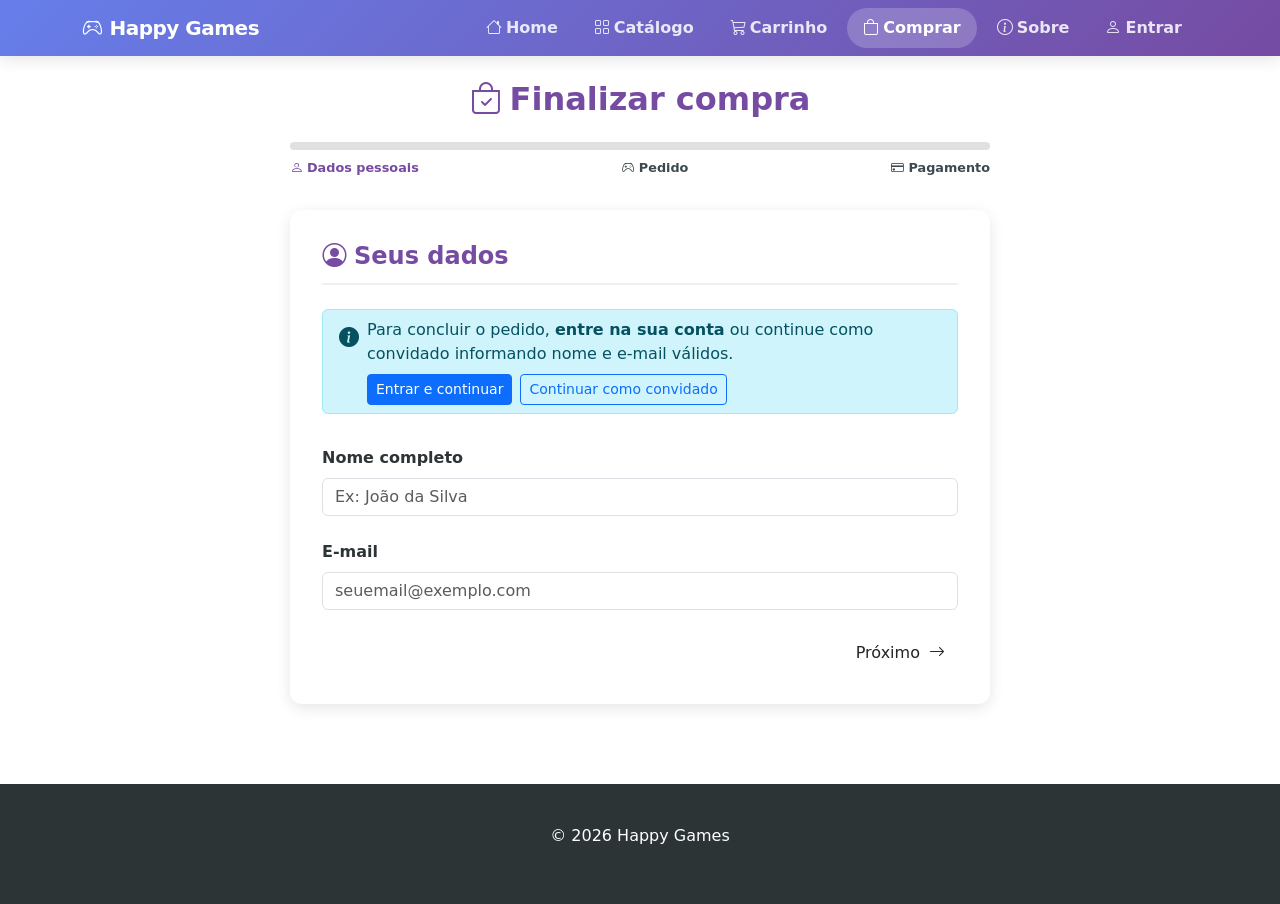
<file: HTML/compra.html>
<!doctype html>
<html lang="pt-BR">
  <head>
    <meta charset="UTF-8" />
    <meta name="viewport" content="width=device-width, initial-scale=1.0" />
    <link rel="stylesheet" href="../CSS/style.css" />
    <link
      rel="stylesheet"
      href="../CSS/desktop.css"
      media="(min-width:1024px)"
    />
    <link rel="stylesheet" href="../CSS/compra.css" />
    <link
      href="https://cdn.jsdelivr.net/npm/bootstrap@5.3.0/dist/css/bootstrap.min.css"
      rel="stylesheet"
    />
    <link
      href="https://cdn.jsdelivr.net/npm/bootstrap-icons@1.11.0/font/bootstrap-icons.css"
      rel="stylesheet"
    />
    <title>Compra de Jogo - Happy Games</title>
  </head>

  <body>
    <!-- NAVBAR -->
    <nav class="navbar navbar-expand-lg navbar-custom">
      <div class="container">
        <a
          class="navbar-brand text-white navbar-brand-custom"
          href="index.html"
        >
          <i class="bi bi-controller me-2"></i>Happy Games
        </a>
        <button
          class="navbar-toggler"
          type="button"
          data-bs-toggle="collapse"
          data-bs-target="#navMenu"
        >
          <span class="navbar-toggler-icon"></span>
        </button>
        <div class="collapse navbar-collapse justify-content-end" id="navMenu">
          <ul class="navbar-nav gap-1">
            <li class="nav-item">
              <a class="nav-link" href="index.html"
                ><i class="bi bi-house me-1"></i>Home</a
              >
            </li>
            <li class="nav-item">
              <a class="nav-link" href="catalogo.html"
                ><i class="bi bi-grid me-1"></i>Catálogo</a
              >
            </li>
            <li class="nav-item">
              <a class="nav-link" href="carrinho.html" id="cartLink">
                <i class="bi bi-cart3 me-1"></i>Carrinho
                <span
                  class="badge cart-badge"
                  id="cartBadge"
                  style="display: none"
                  >0</span
                >
              </a>
            </li>
            <li class="nav-item">
              <a class="nav-link active" href="compra.html"
                ><i class="bi bi-bag me-1"></i>Comprar</a
              >
            </li>
            <li class="nav-item">
              <a class="nav-link" href="sobre.html"
                ><i class="bi bi-info-circle me-1"></i>Sobre</a
              >
            </li>
            <ul id="navbarAuth" class="navbar-nav gap-1"></ul>
          </ul>
        </div>
      </div>
    </nav>

    <main class="py-4">
      <div class="container">
        <div class="stepper-wrapper">
          <h2
            class="text-center mb-4"
            style="color: var(--primary-dark); font-weight: 800"
          >
            <i class="bi bi-bag-check me-2"></i>Finalizar compra
          </h2>

          <!-- PROGRESS BAR -->
          <div class="progress-stepper">
            <div class="progress-bar" id="progressBar" style="width: 33%"></div>
          </div>
          <div class="step-labels">
            <span id="label1" class="active"
              ><i class="bi bi-person me-1"></i>Dados pessoais</span
            >
            <span id="label2"><i class="bi bi-controller me-1"></i>Pedido</span>
            <span id="label3"
              ><i class="bi bi-credit-card me-1"></i>Pagamento</span
            >
          </div>

          <!-- STEP 1: Dados pessoais -->
          <div class="step-card active" id="step1">
            <h4><i class="bi bi-person-circle me-2"></i>Seus dados</h4>

            <!-- Aviso de autenticação — preenchido por compra.js no DOMContentLoaded -->
            <div id="authNotice" class="mb-4"></div>

            <div class="mb-3">
              <label class="form-label" for="nome">Nome completo</label>
              <input
                type="text"
                class="form-control"
                id="nome"
                placeholder="Ex: João da Silva"
                required
              />
            </div>
            <div class="mb-4">
              <label class="form-label" for="email">E-mail</label>
              <input
                type="email"
                class="form-control"
                id="email"
                placeholder="seuemail@exemplo.com"
                required
              />
            </div>
            <div class="text-end">
              <button class="btn btn-step btn-next" onclick="irPara(2)">
                Próximo <i class="bi bi-arrow-right ms-1"></i>
              </button>
            </div>
          </div>

          <!-- STEP 2: Pedido -->
          <div class="step-card" id="step2">
            <h4><i class="bi bi-controller me-2"></i>Seu pedido</h4>
            <div class="mb-3">
              <label class="form-label" for="jogo">Escolha o jogo</label>
              <select class="form-select" id="jogo">
                <option value="The Last Of Us" data-preco="R$ 199,90">
                  The Last Of Us
                </option>
                <option value="GTA 6" data-preco="R$ 349,90">GTA 6</option>
                <option value="Fortnite" data-preco="R$ 149,90">
                  Fortnite
                </option>
                <option value="EA Sports FC 26" data-preco="R$ 249,90">
                  EA Sports FC 26
                </option>
                <option value="Minecraft" data-preco="R$ 99,90">
                  Minecraft
                </option>
                <option value="God of War Ragnarök" data-preco="R$ 299,90">
                  God of War Ragnarök
                </option>
              </select>
            </div>
            <div class="mb-4">
              <label class="form-label" for="quantidade">Quantidade</label>
              <input
                type="number"
                class="form-control"
                id="quantidade"
                min="1"
                max="10"
                value="1"
                style="max-width: 120px"
              />
            </div>

            <!-- Resumo de preco dinâmico (atualizado em tempo real) -->
            <div id="boxPreco" class="price-summary mb-4"></div>
            <div class="d-flex justify-content-between gap-2">
              <button class="btn btn-step btn-prev" onclick="irPara(1)">
                <i class="bi bi-arrow-left me-1"></i> Voltar
              </button>
              <button class="btn btn-step btn-next" onclick="irPara(3)">
                Próximo <i class="bi bi-arrow-right ms-1"></i>
              </button>
            </div>
          </div>

          <!-- STEP 3: Pagamento -->
          <div class="step-card" id="step3">
            <h4><i class="bi bi-credit-card me-2"></i>Pagamento</h4>

            <!-- Seletor de método -->
            <div class="mb-4">
              <label class="form-label fw-semibold">Método de pagamento</label>
              <div class="d-flex gap-2 flex-wrap">
                <input
                  type="radio"
                  class="btn-check"
                  name="pagamento"
                  id="pagCartao"
                  value="cartao"
                  checked
                />
                <label
                  class="btn btn-outline-primary payment-btn"
                  for="pagCartao"
                >
                  <i class="bi bi-credit-card me-1"></i>Cartão
                </label>
                <input
                  type="radio"
                  class="btn-check"
                  name="pagamento"
                  id="pagPix"
                  value="pix"
                />
                <label class="btn btn-outline-success payment-btn" for="pagPix">
                  <i class="bi bi-qr-code me-1"></i>PIX
                </label>
                <input
                  type="radio"
                  class="btn-check"
                  name="pagamento"
                  id="pagBoleto"
                  value="boleto"
                />
                <label
                  class="btn btn-outline-secondary payment-btn"
                  for="pagBoleto"
                >
                  <i class="bi bi-upc me-1"></i>Boleto
                </label>
              </div>
            </div>

            <!-- Campos cartão -->
            <div id="secCartao">
              <!-- Parcelamento — função linear (1º grau): parcela = total / n (sem juros até 3x) -->
              <div class="mb-3">
                <label class="form-label" for="parcelas">Parcelamento</label>
                <select
                  class="form-select"
                  id="parcelas"
                  onchange="atualizarParcelamento()"
                >
                  <!-- preenchido dinamicamente por atualizarParcelamento() em compra.js -->
                </select>
                <div id="parcelamentoInfo" class="form-text"></div>
              </div>
              <div class="mb-3">
                <label class="form-label" for="cartao">Número do cartão</label>
                <input
                  type="text"
                  class="form-control"
                  id="cartao"
                  placeholder="0000 0000 0000 0000"
                  maxlength="19"
                  required
                />
              </div>
              <div class="row mb-4">
                <div class="col">
                  <label class="form-label" for="validade">Validade</label>
                  <input
                    type="text"
                    class="form-control"
                    id="validade"
                    placeholder="MM/AA"
                    maxlength="5"
                  />
                </div>
                <div class="col">
                  <label class="form-label" for="cvv">CVV</label>
                  <input
                    type="text"
                    class="form-control"
                    id="cvv"
                    placeholder="123"
                    maxlength="3"
                  />
                </div>
              </div>
            </div>

            <!-- PIX -->
            <div
              id="secPix"
              class="pix-section text-center py-3"
              style="display: none"
            >
              <i class="bi bi-qr-code pix-icon d-block mx-auto mb-3"></i>
              <p class="fw-semibold mb-1">
                Chave PIX:
                <span class="text-success">happygames@pix.com.br</span>
              </p>
              <p class="text-muted small mb-1">
                Escaneie o QR code ou copie a chave com o app do seu banco.
              </p>
              <p class="text-muted small">
                Confirmação em até <strong>1 minuto</strong> após a
                transferência.
              </p>
            </div>

            <!-- Boleto -->
            <div
              id="secBoleto"
              class="boleto-section text-center py-3"
              style="display: none"
            >
              <i class="bi bi-upc boleto-icon d-block mx-auto mb-3"></i>
              <p class="fw-semibold small mb-2">Linha digitável:</p>
              <code class="boleto-code d-block p-2 rounded mb-3 small"
                >23790.00010 00000.000007 00000.000000 1 00000000000000</code
              >
              <p class="text-muted small">
                Vencimento: <strong>3 dias úteis</strong>. Pague em qualquer
                banco, lotérica ou app bancário.
              </p>
            </div>

            <div class="d-flex justify-content-between gap-2">
              <button class="btn btn-step btn-prev" onclick="irPara(2)">
                <i class="bi bi-arrow-left me-1"></i> Voltar
              </button>
              <button
                class="btn btn-step btn-next"
                id="btnRevisar"
                type="button"
              >
                <i class="bi bi-bag-check me-1"></i> Revisar pedido
              </button>
            </div>
          </div>
        </div>
      </div>
    </main>

    <!-- MODAL DE CONFIRMAÇÃO -->
    <div
      class="modal fade"
      id="modalConfirmacao"
      tabindex="-1"
      aria-labelledby="modalLabel"
      aria-hidden="true"
    >
      <div class="modal-dialog modal-dialog-centered">
        <div class="modal-content">
          <div class="modal-header">
            <h5 class="modal-title" id="modalLabel">
              <i class="bi bi-bag-check me-2"></i>Confirmar pedido
            </h5>
            <button
              type="button"
              class="btn-close"
              data-bs-dismiss="modal"
              aria-label="Fechar"
            ></button>
          </div>
          <div class="modal-body">
            <p class="text-muted mb-3">
              Confira os detalhes antes de finalizar:
            </p>
            <div id="resumoModal">
              <div class="resumo-item">
                <span>Nome</span><span id="rNome">—</span>
              </div>
              <div class="resumo-item">
                <span>E-mail</span><span id="rEmail">—</span>
              </div>
              <div class="resumo-item">
                <span>Jogo</span><span id="rJogo">—</span>
              </div>
              <div class="resumo-item">
                <span>Quantidade</span><span id="rQtd">—</span>
              </div>
              <div class="resumo-item">
                <span>Preço</span><span id="rPreco">—</span>
              </div>
              <div class="resumo-item">
                <span>Pagamento</span><span id="rPagamento">—</span>
              </div>
              <div class="resumo-item" id="rParcelasRow" style="display: none">
                <span>Parcelamento</span><span id="rParcelas">—</span>
              </div>
              <div class="resumo-item text-success">
                <span><i class="bi bi-star-fill me-1"></i>Pontos ganhos</span>
                <span id="rPontos">—</span>
              </div>
            </div>
          </div>
          <div class="modal-footer">
            <button
              type="button"
              class="btn btn-outline-secondary"
              data-bs-dismiss="modal"
            >
              <i class="bi bi-pencil me-1"></i>Editar
            </button>
            <button
              type="button"
              class="btn btn-next btn-step"
              id="btnConfirmar"
            >
              <i class="bi bi-check-circle me-1"></i>Confirmar compra
            </button>
          </div>
        </div>
      </div>
    </div>

    <footer>
      <p>&copy; 2026 Happy Games</p>
    </footer>

    <script src="https://cdn.jsdelivr.net/npm/bootstrap@5.3.0/dist/js/bootstrap.bundle.min.js"></script>
    <script src="../JavaScript/dados.js"></script>
    <script src="../JavaScript/auth.js"></script>
    <script src="../JavaScript/carrinho.js"></script>
    <script src="../JavaScript/compra.js"></script>
  </body>
</html>
</file>
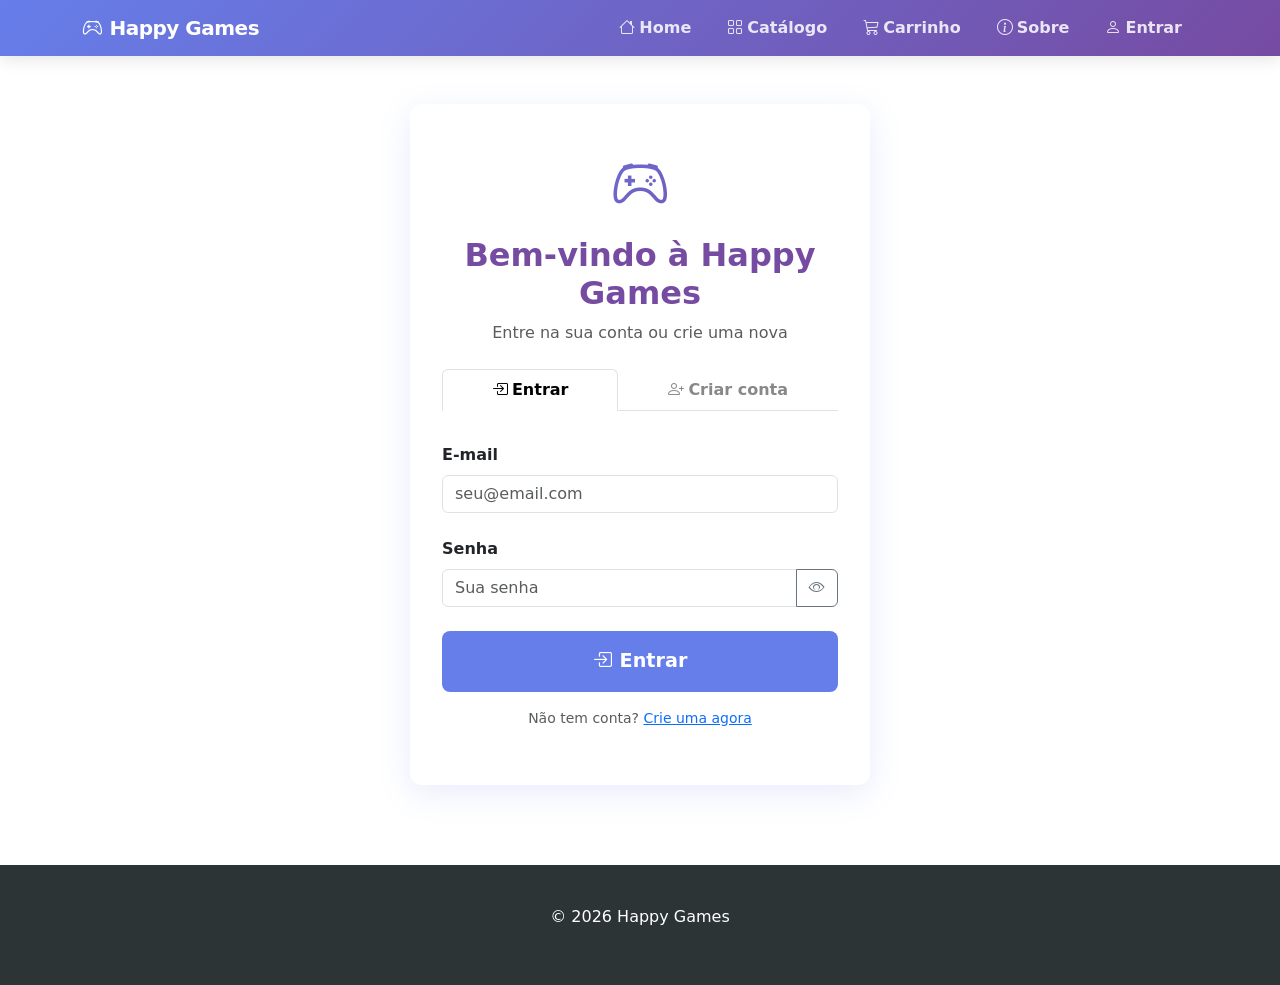
<file: HTML/login.html>
<!doctype html>
<html lang="pt-BR">
  <head>
    <meta charset="UTF-8" />
    <meta name="viewport" content="width=device-width, initial-scale=1.0" />
    <link rel="stylesheet" href="../CSS/style.css" />
    <link
      rel="stylesheet"
      href="../CSS/desktop.css"
      media="(min-width:1024px)"
    />
    <link rel="stylesheet" href="../CSS/login.css" />
    <link
      href="https://cdn.jsdelivr.net/npm/bootstrap@5.3.0/dist/css/bootstrap.min.css"
      rel="stylesheet"
    />
    <link
      href="https://cdn.jsdelivr.net/npm/bootstrap-icons@1.11.0/font/bootstrap-icons.css"
      rel="stylesheet"
    />
    <title>Entrar - Happy Games</title>
  </head>

  <body>
    <!-- NAVBAR -->
    <nav class="navbar navbar-expand-lg navbar-custom">
      <div class="container">
        <a
          class="navbar-brand text-white navbar-brand-custom"
          href="index.html"
        >
          <i class="bi bi-controller me-2"></i>Happy Games
        </a>
        <button
          class="navbar-toggler"
          type="button"
          data-bs-toggle="collapse"
          data-bs-target="#navMenu"
        >
          <span class="navbar-toggler-icon"></span>
        </button>
        <div class="collapse navbar-collapse justify-content-end" id="navMenu">
          <ul class="navbar-nav gap-1">
            <li class="nav-item">
              <a class="nav-link" href="index.html"
                ><i class="bi bi-house me-1"></i>Home</a
              >
            </li>
            <li class="nav-item">
              <a class="nav-link" href="catalogo.html"
                ><i class="bi bi-grid me-1"></i>Catálogo</a
              >
            </li>
            <li class="nav-item">
              <a class="nav-link" href="carrinho.html" id="cartLink">
                <i class="bi bi-cart3 me-1"></i>Carrinho
                <span
                  class="badge cart-badge"
                  id="cartBadge"
                  style="display: none"
                  >0</span
                >
              </a>
            </li>
            <li class="nav-item">
              <a class="nav-link" href="sobre.html"
                ><i class="bi bi-info-circle me-1"></i>Sobre</a
              >
            </li>
            <ul id="navbarAuth" class="navbar-nav gap-1"></ul>
          </ul>
        </div>
      </div>
    </nav>

    <main class="py-5">
      <div class="container">
        <div class="login-wrapper">
          <div class="login-header text-center mb-4">
            <i class="bi bi-controller login-icon"></i>
            <h2>Bem-vindo à Happy Games</h2>
            <p class="text-muted">Entre na sua conta ou crie uma nova</p>
          </div>

          <!-- TABS -->
          <ul
            class="nav nav-tabs login-tabs mb-4"
            id="loginTabs"
            role="tablist"
          >
            <li class="nav-item flex-fill" role="presentation">
              <button
                class="nav-link active w-100"
                id="tab-entrar"
                data-bs-toggle="tab"
                data-bs-target="#painel-entrar"
                type="button"
                role="tab"
              >
                <i class="bi bi-box-arrow-in-right me-1"></i>Entrar
              </button>
            </li>
            <li class="nav-item flex-fill" role="presentation">
              <button
                class="nav-link w-100"
                id="tab-cadastro"
                data-bs-toggle="tab"
                data-bs-target="#painel-cadastro"
                type="button"
                role="tab"
              >
                <i class="bi bi-person-plus me-1"></i>Criar conta
              </button>
            </li>
          </ul>

          <div class="tab-content">
            <!-- PAINEL: ENTRAR -->
            <div
              class="tab-pane fade show active"
              id="painel-entrar"
              role="tabpanel"
            >
              <form id="formLogin" novalidate>
                <div class="mb-3">
                  <label class="form-label" for="loginEmail">E-mail</label>
                  <input
                    type="email"
                    class="form-control"
                    id="loginEmail"
                    placeholder="seu@email.com"
                  />
                  <div class="invalid-feedback"></div>
                </div>
                <div class="mb-4">
                  <label class="form-label" for="loginSenha">Senha</label>
                  <div class="input-group">
                    <input
                      type="password"
                      class="form-control"
                      id="loginSenha"
                      placeholder="Sua senha"
                    />
                    <button
                      class="btn btn-outline-secondary"
                      type="button"
                      id="btnVerSenhaLogin"
                      onclick="toggleSenha('loginSenha', 'iconSenhaLogin')"
                    >
                      <i class="bi bi-eye" id="iconSenhaLogin"></i>
                    </button>
                  </div>
                  <div class="invalid-feedback" id="loginSenhaFeedback"></div>
                </div>
                <div
                  id="loginErroGeral"
                  class="alert alert-danger py-2 d-none"
                  role="alert"
                ></div>
                <button type="submit" class="btn btn-login w-100">
                  <i class="bi bi-box-arrow-in-right me-2"></i>Entrar
                </button>
              </form>
              <p class="text-center mt-3 text-muted small">
                Não tem conta?
                <a
                  href="#"
                  onclick="
                    document.getElementById('tab-cadastro').click();
                    return false;
                  "
                >
                  Crie uma agora
                </a>
              </p>
            </div>

            <!-- PAINEL: CADASTRO -->
            <div class="tab-pane fade" id="painel-cadastro" role="tabpanel">
              <form id="formCadastro" novalidate>
                <div class="mb-3">
                  <label class="form-label" for="cadNome">Nome completo</label>
                  <input
                    type="text"
                    class="form-control"
                    id="cadNome"
                    placeholder="Seu nome"
                  />
                  <div class="invalid-feedback"></div>
                </div>
                <div class="mb-3">
                  <label class="form-label" for="cadEmail">E-mail</label>
                  <input
                    type="email"
                    class="form-control"
                    id="cadEmail"
                    placeholder="seu@email.com"
                  />
                  <div class="invalid-feedback"></div>
                </div>
                <div class="mb-3">
                  <label class="form-label" for="cadEmailConf"
                    >Confirmar e-mail</label
                  >
                  <input
                    type="email"
                    class="form-control"
                    id="cadEmailConf"
                    placeholder="Repita o e-mail"
                  />
                  <div class="invalid-feedback"></div>
                </div>
                <div class="mb-3">
                  <label class="form-label" for="cadSenha">Senha</label>
                  <div class="input-group">
                    <input
                      type="password"
                      class="form-control"
                      id="cadSenha"
                      placeholder="Mínimo 8 caracteres"
                    />
                    <button
                      class="btn btn-outline-secondary"
                      type="button"
                      onclick="toggleSenha('cadSenha', 'iconSenhaCad')"
                    >
                      <i class="bi bi-eye" id="iconSenhaCad"></i>
                    </button>
                  </div>
                  <div class="invalid-feedback" id="cadSenhaFeedback"></div>
                  <!-- Barra de força da senha -->
                  <div
                    id="senhaForcaWrap"
                    style="display: none; margin-top: 6px"
                  >
                    <div
                      style="
                        height: 5px;
                        background: #e9ecef;
                        border-radius: 4px;
                        overflow: hidden;
                      "
                    >
                      <div
                        id="senhaForcaBarra"
                        style="
                          height: 100%;
                          width: 0;
                          transition:
                            width 0.3s,
                            background 0.3s;
                          border-radius: 4px;
                        "
                      ></div>
                    </div>
                    <small id="senhaForcaLabel" class="text-muted"></small>
                  </div>
                </div>
                <div class="mb-4">
                  <label class="form-label" for="cadSenhaConf"
                    >Confirmar senha</label
                  >
                  <div class="input-group">
                    <input
                      type="password"
                      class="form-control"
                      id="cadSenhaConf"
                      placeholder="Repita a senha"
                    />
                    <button
                      class="btn btn-outline-secondary"
                      type="button"
                      onclick="toggleSenha('cadSenhaConf', 'iconSenhaConf')"
                    >
                      <i class="bi bi-eye" id="iconSenhaConf"></i>
                    </button>
                  </div>
                  <div class="invalid-feedback"></div>
                </div>
                <div
                  id="cadErroGeral"
                  class="alert alert-danger py-2 d-none"
                  role="alert"
                ></div>
                <button type="submit" class="btn btn-login w-100">
                  <i class="bi bi-person-check me-2"></i>Criar conta
                </button>
              </form>
            </div>
          </div>
        </div>
      </div>
    </main>

    <footer>
      <p>&copy; 2026 Happy Games</p>
    </footer>

    <script src="https://cdn.jsdelivr.net/npm/bootstrap@5.3.0/dist/js/bootstrap.bundle.min.js"></script>
    <script src="../JavaScript/dados.js"></script>
    <script src="../JavaScript/auth.js"></script>
    <script src="../JavaScript/carrinho.js"></script>
    <script>
      // Redireciona se já estiver logado
      (function () {
        const user = getUsuarioLogado();
        if (user) {
          const next =
            new URLSearchParams(window.location.search).get("next") ||
            "index.html";
          window.location.href = next;
        }
      })();

      function toggleSenha(inputId, iconId) {
        const input = document.getElementById(inputId);
        const icon = document.getElementById(iconId);
        if (input.type === "password") {
          input.type = "text";
          icon.className = "bi bi-eye-slash";
        } else {
          input.type = "password";
          icon.className = "bi bi-eye";
        }
      }

      // Avalia força da senha (retorna 0=fraca, 1=média, 2=forte)
      function avaliarForcaSenha(senha) {
        let pontos = 0;
        if (senha.length >= 8) pontos++;
        if (/[A-Z]/.test(senha)) pontos++;
        if (/[a-z]/.test(senha)) pontos++;
        if (/[0-9]/.test(senha)) pontos++;
        if (/[^A-Za-z0-9]/.test(senha)) pontos++;
        if (pontos <= 2) return 0;
        if (pontos <= 3) return 1;
        return 2;
      }

      document
        .getElementById("cadSenha")
        .addEventListener("input", function () {
          const senha = this.value;
          const wrap = document.getElementById("senhaForcaWrap");
          const barra = document.getElementById("senhaForcaBarra");
          const label = document.getElementById("senhaForcaLabel");
          if (senha.length === 0) {
            wrap.style.display = "none";
            return;
          }
          wrap.style.display = "block";
          const nivel = avaliarForcaSenha(senha);
          const config = [
            {
              width: "33%",
              bg: "#e74c3c",
              texto: "Fraca — use maiúsculas, números e símbolos",
            },
            {
              width: "66%",
              bg: "#f39c12",
              texto: "Média — adicione mais variedade",
            },
            { width: "100%", bg: "#27ae60", texto: "Forte — ótima senha!" },
          ];
          barra.style.width = config[nivel].width;
          barra.style.background = config[nivel].bg;
          label.textContent = config[nivel].texto;
          label.style.color = config[nivel].bg;
        });

      // --- Login ---
      document
        .getElementById("formLogin")
        .addEventListener("submit", function (e) {
          e.preventDefault();
          const email = document.getElementById("loginEmail");
          const senha = document.getElementById("loginSenha");
          const erroGeral = document.getElementById("loginErroGeral");
          let valido = true;

          email.classList.remove("is-invalid");
          senha.classList.remove("is-invalid");
          erroGeral.classList.add("d-none");

          const emailRegex = /^[^\s@]+@[^\s@]+\.[^\s@]+$/;
          if (!emailRegex.test(email.value.trim())) {
            email.classList.add("is-invalid");
            email.nextElementSibling.textContent = "Digite um e-mail válido.";
            valido = false;
          }
          if (senha.value.trim() === "") {
            senha.parentElement.nextElementSibling.textContent =
              "Digite sua senha.";
            document.getElementById("loginSenhaFeedback").style.display =
              "block";
            valido = false;
          }
          if (!valido) return;

          const resultado = fazerLogin(email.value.trim(), senha.value);
          if (resultado.ok) {
            const next =
              new URLSearchParams(window.location.search).get("next") ||
              "index.html";
            window.location.href = next;
          } else {
            erroGeral.textContent = resultado.erro;
            erroGeral.classList.remove("d-none");
          }
        });

      // --- Cadastro ---
      document
        .getElementById("formCadastro")
        .addEventListener("submit", function (e) {
          e.preventDefault();
          const nome = document.getElementById("cadNome");
          const email = document.getElementById("cadEmail");
          const emailConf = document.getElementById("cadEmailConf");
          const senha = document.getElementById("cadSenha");
          const senhaConf = document.getElementById("cadSenhaConf");
          const erroGeral = document.getElementById("cadErroGeral");
          let valido = true;

          [nome, email, emailConf, senha, senhaConf].forEach(function (el) {
            el.classList.remove("is-invalid");
          });
          erroGeral.classList.add("d-none");

          // Nome
          if (nome.value.trim().length < 3) {
            nome.classList.add("is-invalid");
            nome.nextElementSibling.textContent =
              "Nome precisa ter pelo menos 3 caracteres.";
            valido = false;
          }

          // E-mail
          const emailRegex = /^[^\s@]+@[^\s@]+\.[^\s@]+$/;
          if (!emailRegex.test(email.value.trim())) {
            email.classList.add("is-invalid");
            email.nextElementSibling.textContent = "Digite um e-mail válido.";
            valido = false;
          } else if (
            emailConf.value.trim().toLowerCase() !==
            email.value.trim().toLowerCase()
          ) {
            emailConf.classList.add("is-invalid");
            emailConf.nextElementSibling.textContent =
              "Os e-mails não coincidem.";
            valido = false;
          }

          // Senha
          const senhaVal = senha.value;
          const feedbackEl = document.getElementById("cadSenhaFeedback");
          if (senhaVal.length < 8) {
            senha.classList.add("is-invalid");
            feedbackEl.textContent =
              "Senha precisa ter pelo menos 8 caracteres.";
            feedbackEl.style.display = "block";
            valido = false;
          } else if (avaliarForcaSenha(senhaVal) === 0) {
            senha.classList.add("is-invalid");
            feedbackEl.textContent =
              "Senha muito fraca. Inclua maiúsculas, números ou símbolos.";
            feedbackEl.style.display = "block";
            valido = false;
          } else {
            feedbackEl.style.display = "none";
          }

          // Confirmar senha
          if (senhaConf.value !== senhaVal) {
            senhaConf.classList.add("is-invalid");
            senhaConf.parentElement.nextElementSibling.textContent =
              "As senhas não coincidem.";
            valido = false;
          }

          if (!valido) return;

          const resultado = cadastrarUsuario(
            nome.value.trim(),
            email.value.trim(),
            senha.value,
          );
          if (resultado.ok) {
            const next =
              new URLSearchParams(window.location.search).get("next") ||
              "index.html";
            window.location.href = next;
          } else {
            erroGeral.textContent = resultado.erro;
            erroGeral.classList.remove("d-none");
          }
        });
    </script>
  </body>
</html>
</file>
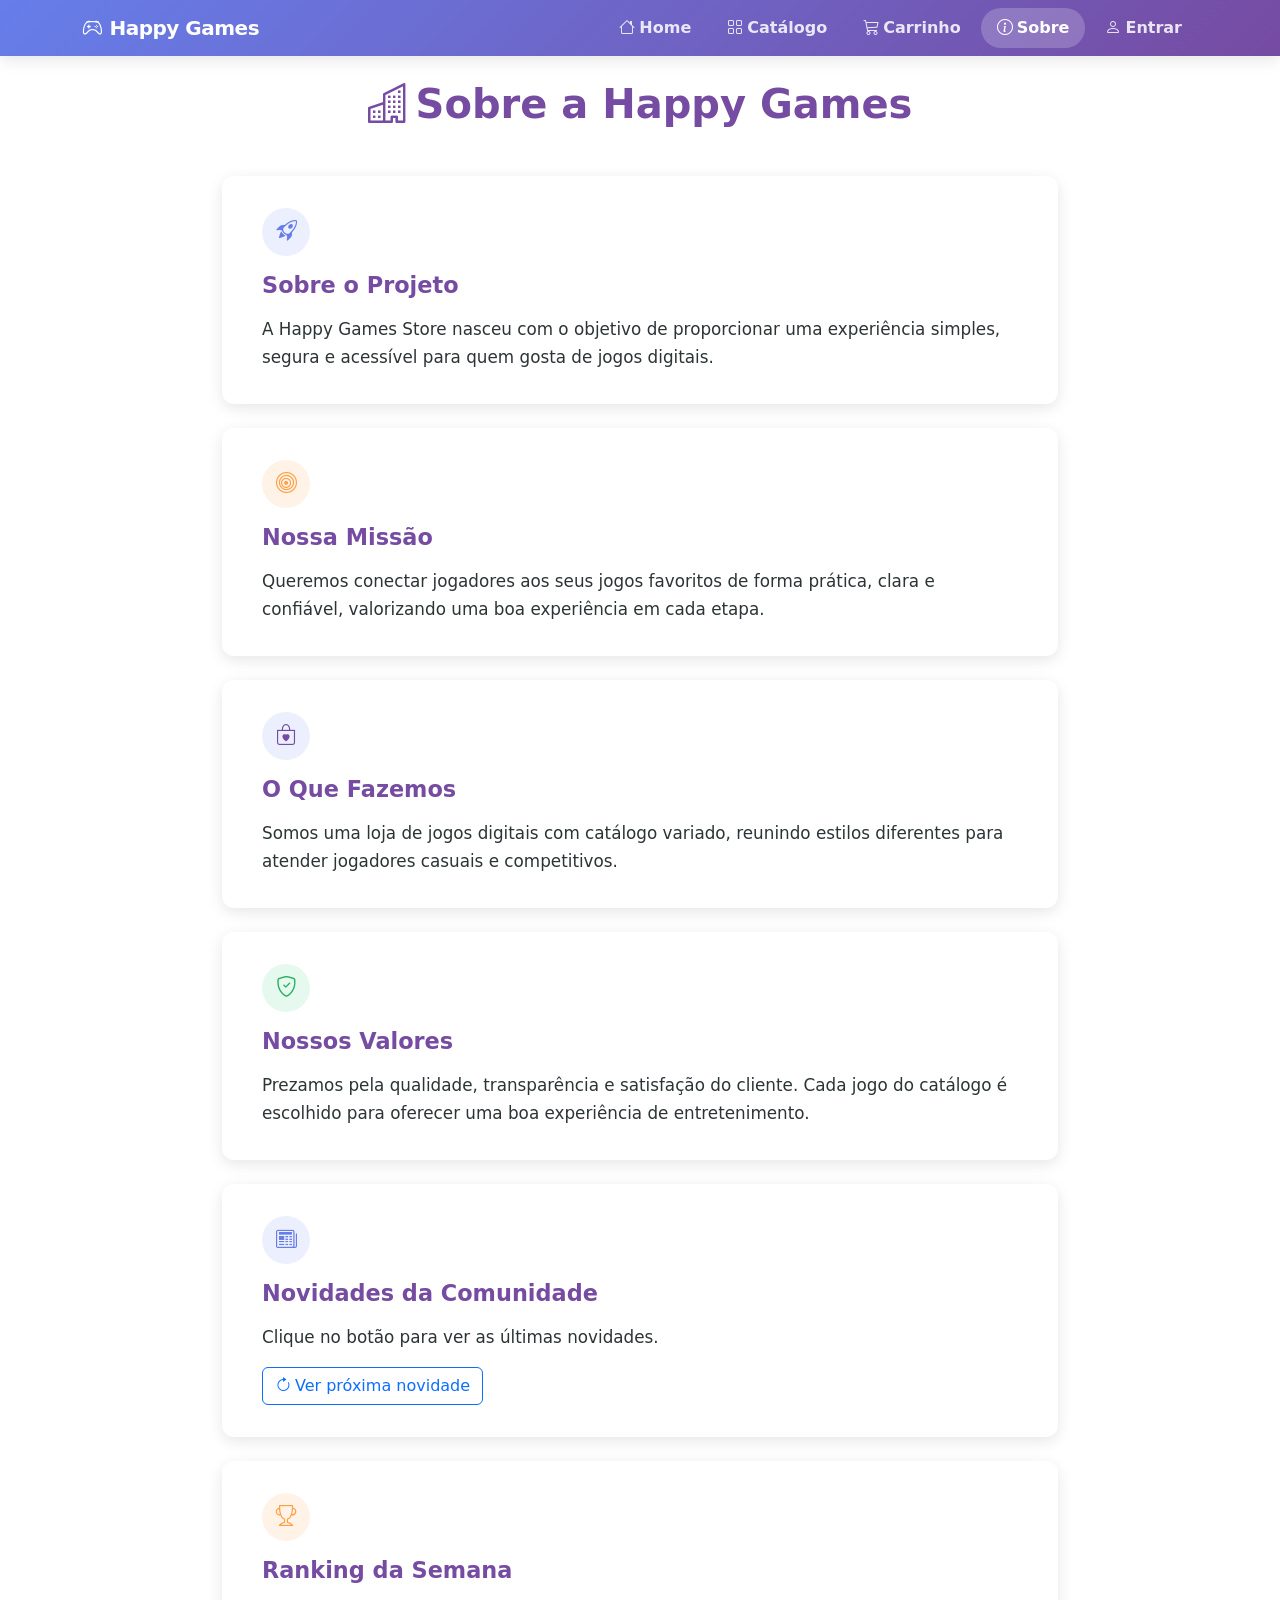
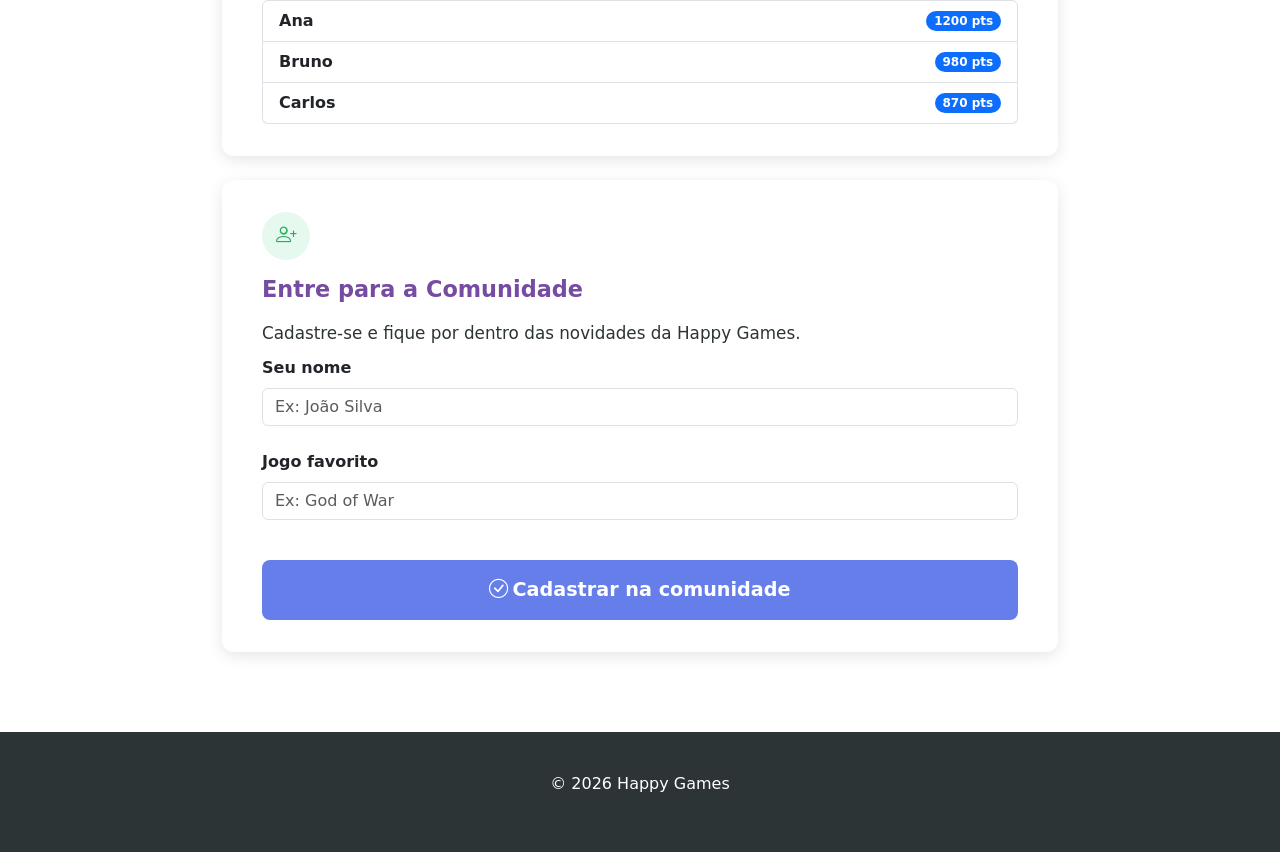
<file: HTML/sobre.html>
<!doctype html>
<html lang="pt-BR">
  <head>
    <meta charset="UTF-8" />
    <meta name="viewport" content="width=device-width, initial-scale=1.0" />
    <link rel="stylesheet" href="../CSS/style.css" />
    <link
      rel="stylesheet"
      href="../CSS/desktop.css"
      media="(min-width:1024px)"
    />
    <link rel="stylesheet" href="../CSS/sobre.css" />
    <link
      href="https://cdn.jsdelivr.net/npm/bootstrap@5.3.0/dist/css/bootstrap.min.css"
      rel="stylesheet"
    />
    <link
      href="https://cdn.jsdelivr.net/npm/bootstrap-icons@1.11.0/font/bootstrap-icons.css"
      rel="stylesheet"
    />
    <title>Sobre a Happy Games</title>
  </head>

  <body>
    <nav class="navbar navbar-expand-lg navbar-custom">
      <div class="container">
        <a
          class="navbar-brand text-white navbar-brand-custom"
          href="index.html"
        >
          <i class="bi bi-controller me-2"></i>Happy Games
        </a>
        <button
          class="navbar-toggler"
          type="button"
          data-bs-toggle="collapse"
          data-bs-target="#navMenu"
        >
          <span class="navbar-toggler-icon"></span>
        </button>
        <div class="collapse navbar-collapse justify-content-end" id="navMenu">
          <ul class="navbar-nav gap-1">
            <li class="nav-item">
              <a class="nav-link" href="index.html"
                ><i class="bi bi-house me-1"></i>Home</a
              >
            </li>
            <li class="nav-item">
              <a class="nav-link" href="catalogo.html"
                ><i class="bi bi-grid me-1"></i>Catálogo</a
              >
            </li>
            <li class="nav-item">
              <a class="nav-link" href="carrinho.html" id="cartLink">
                <i class="bi bi-cart3 me-1"></i>Carrinho
                <span
                  class="badge cart-badge"
                  id="cartBadge"
                  style="display: none"
                  >0</span
                >
              </a>
            </li>
            <li class="nav-item">
              <a class="nav-link active" href="sobre.html"
                ><i class="bi bi-info-circle me-1"></i>Sobre</a
              >
            </li>
            <ul id="navbarAuth" class="navbar-nav gap-1"></ul>
          </ul>
        </div>
      </div>
    </nav>

    <main class="py-4">
      <div class="container" style="max-width: 860px">
        <h1
          class="text-center mb-5"
          style="color: var(--primary-dark); font-weight: 800"
        >
          <i class="bi bi-buildings me-2"></i>Sobre a Happy Games
        </h1>

        <div class="sobre-card">
          <div
            class="icon-circle"
            style="background: rgba(102, 126, 234, 0.12); color: var(--primary)"
          >
            <i class="bi bi-rocket-takeoff"></i>
          </div>
          <h2>Sobre o Projeto</h2>
          <p>
            A Happy Games Store nasceu com o objetivo de proporcionar uma
            experiência simples, segura e acessível para quem gosta de jogos
            digitais.
          </p>
        </div>

        <div class="sobre-card">
          <div
            class="icon-circle"
            style="background: rgba(255, 159, 67, 0.12); color: var(--accent)"
          >
            <i class="bi bi-bullseye"></i>
          </div>
          <h2>Nossa Missão</h2>
          <p>
            Queremos conectar jogadores aos seus jogos favoritos de forma
            prática, clara e confiável, valorizando uma boa experiência em cada
            etapa.
          </p>
        </div>

        <div class="sobre-card">
          <div
            class="icon-circle"
            style="
              background: rgba(102, 126, 234, 0.12);
              color: var(--primary-dark);
            "
          >
            <i class="bi bi-bag-heart"></i>
          </div>
          <h2>O Que Fazemos</h2>
          <p>
            Somos uma loja de jogos digitais com catálogo variado, reunindo
            estilos diferentes para atender jogadores casuais e competitivos.
          </p>
        </div>

        <div class="sobre-card">
          <div
            class="icon-circle"
            style="background: rgba(46, 204, 113, 0.12); color: #27ae60"
          >
            <i class="bi bi-shield-check"></i>
          </div>
          <h2>Nossos Valores</h2>
          <p>
            Prezamos pela qualidade, transparência e satisfação do cliente. Cada
            jogo do catálogo é escolhido para oferecer uma boa experiência de
            entretenimento.
          </p>
        </div>

        <!-- NOVIDADES DA COMUNIDADE -->
        <div class="sobre-card">
          <div
            class="icon-circle"
            style="background: rgba(102, 126, 234, 0.12); color: var(--primary)"
          >
            <i class="bi bi-newspaper"></i>
          </div>
          <h2>Novidades da Comunidade</h2>
          <p id="textoDestaque" class="mb-3">
            Clique no botão para ver as últimas novidades.
          </p>
          <button id="btnTrocarConteudo" class="btn btn-outline-primary">
            <i class="bi bi-arrow-clockwise me-1"></i>Ver próxima novidade
          </button>
        </div>

        <!-- RANKING DA SEMANA -->
        <div class="sobre-card">
          <div
            class="icon-circle"
            style="background: rgba(255, 159, 67, 0.12); color: var(--accent)"
          >
            <i class="bi bi-trophy"></i>
          </div>
          <h2>Ranking da Semana</h2>
          <ul id="listaRanking" class="list-group mt-3"></ul>
        </div>

        <!-- CADASTRO NA COMUNIDADE -->
        <div class="sobre-card">
          <div
            class="icon-circle"
            style="background: rgba(46, 204, 113, 0.12); color: #27ae60"
          >
            <i class="bi bi-person-plus"></i>
          </div>
          <h2>Entre para a Comunidade</h2>
          <p>Cadastre-se e fique por dentro das novidades da Happy Games.</p>
          <form id="formCadastro" novalidate>
            <div class="mb-3">
              <label class="form-label" for="nomeCadastro">Seu nome</label>
              <input
                type="text"
                class="form-control"
                id="nomeCadastro"
                placeholder="Ex: João Silva"
              />
              <div class="invalid-feedback" id="erroNome"></div>
            </div>
            <div class="mb-3">
              <label class="form-label" for="jogoCadastro">Jogo favorito</label>
              <input
                type="text"
                class="form-control"
                id="jogoCadastro"
                placeholder="Ex: God of War"
              />
              <div class="invalid-feedback" id="erroJogo"></div>
            </div>
            <div id="mensagemCadastro"></div>
            <button type="submit" class="btn btn-success">
              <i class="bi bi-check-circle me-1"></i>Cadastrar na comunidade
            </button>
          </form>
        </div>
      </div>
    </main>

    <footer>
      <p>&copy; 2026 Happy Games</p>
    </footer>

    <script src="https://cdn.jsdelivr.net/npm/bootstrap@5.3.0/dist/js/bootstrap.bundle.min.js"></script>
    <script src="../JavaScript/dados.js"></script>
    <script src="../JavaScript/auth.js"></script>
    <script src="../JavaScript/carrinho.js"></script>
    <script src="../JavaScript/sobre.js"></script>
  </body>
</html>
</file>
<file: CSS/style.css>
/* ============================================================
       CARRINHO – badge e botão de adicionar ao carrinho
    ============================================================ */
.cart-badge {
  background: var(--accent);
  color: #fff;
  font-size: 0.65rem;
  border-radius: 10px;
  padding: 0.15em 0.5em;
  min-width: 18px;
  display: inline-flex;
  align-items: center;
  justify-content: center;
  font-weight: 700;
  vertical-align: middle;
}

.btn-cart {
  background: rgba(255, 255, 255, 0.12);
  color: #fff;
  border: 1.5px solid rgba(255, 255, 255, 0.5);
  border-radius: var(--radius);
  font-weight: 700;
  font-size: 0.88rem;
  padding: 0.55rem 0.9rem;
  transition:
    background 0.2s,
    border-color 0.2s;
}

.btn-cart:hover {
  background: rgba(255, 255, 255, 0.22);
  border-color: #fff;
  color: #fff;
}

.game-card .btn-cart {
  background: #f0eeff;
  color: var(--primary-dark);
  border-color: #d0cbf0;
}

.game-card .btn-cart:hover {
  background: var(--primary);
  color: #fff;
  border-color: var(--primary);
}

/* ============================================================
       PAGAMENTO – seções PIX e boleto
    ============================================================ */
.payment-btn {
  font-size: 0.9rem;
  padding: 0.5rem 1.1rem;
  border-radius: 8px;
  font-weight: 600;
}

.pix-icon {
  font-size: 5rem;
  color: var(--primary);
}

.boleto-icon {
  font-size: 3.5rem;
  color: #333;
}

.boleto-code {
  background: #f5f5f5;
  border: 1px solid #ddd;
  font-size: 0.78rem;
  word-break: break-all;
}

.navbar-brand-custom {
  font-size: 1.5rem;
  font-weight: 800;
  letter-spacing: -0.5px;
}

/* ============================================================
       PREÇO – tag de preço nos cards e resumo de compra
    ============================================================ */
.preco-tag {
  font-size: 1.1rem;
  font-weight: 800;
  color: var(--primary-dark);
  letter-spacing: -0.3px;
}

.price-summary {
  background: #f8f6ff;
  border: 1.5px solid rgba(102, 126, 234, 0.25);
  border-radius: var(--radius);
  padding: 1rem 1.2rem;
}

.price-summary .resumo-item {
  display: flex;
  justify-content: space-between;
  padding: 0.4rem 0;
  border-bottom: 1px solid #ede8ff;
  font-size: 0.95rem;
}

.price-summary .resumo-item:last-child {
  border-bottom: none;
}

.price-summary .total-row {
  color: var(--primary-dark);
  font-size: 1.05rem;
  padding-top: 0.6rem;
}

/* ============================================================
       CARD – melhorias visuais de hover e imagem
    ============================================================ */

.navbar-custom {
  background: linear-gradient(
    135deg,
    var(--primary) 0%,
    var(--primary-dark) 100%
  );
  box-shadow: var(--shadow);
  padding: 0.8rem 0;
}

.navbar-custom .nav-link {
  color: rgba(255, 255, 255, 0.85) !important;
  font-weight: 600;
  padding: 0.5rem 1rem !important;
  border-radius: 50px;
  transition: all 0.3s;
}

.navbar-custom .nav-link:hover,
.navbar-custom .nav-link.active {
  background: rgba(255, 255, 255, 0.2);
  color: #fff !important;
}

.navbar-toggler {
  border-color: rgba(255, 255, 255, 0.4) !important;
}

.navbar-toggler-icon {
  filter: invert(1);
}

.hero-carousel .carousel-item {
  height: 420px;
  position: relative;
}

.hero-carousel .carousel-item img {
  width: 100%;
  height: 420px;
  object-fit: cover;
  filter: brightness(0.45);
}

.hero-carousel .carousel-caption {
  bottom: 50%;
  transform: translateY(50%);
  text-align: left;
  left: 8%;
  right: 40%;
}

.hero-carousel .carousel-caption h2 {
  font-size: 2.8rem;
  font-weight: 800;
  text-shadow: 0 2px 12px rgba(0, 0, 0, 0.6);
  margin-bottom: 0.5rem;
}

.hero-carousel .carousel-caption p {
  font-size: 1.05rem;
  text-shadow: 0 1px 6px rgba(0, 0, 0, 0.5);
  margin-bottom: 1.2rem;
}

.hero-carousel .carousel-indicators button {
  width: 10px;
  height: 10px;
  border-radius: 50%;
}

.badge-genero {
  font-size: 0.72rem;
  padding: 4px 10px;
  border-radius: 20px;
  font-weight: 600;
  letter-spacing: 0.03em;
}

.game-card {
  border: none;
  border-radius: var(--radius);
  box-shadow: var(--shadow);
  transition:
    transform 0.3s ease,
    box-shadow 0.3s ease;
  overflow: hidden;
  height: 100%;
}

.game-card:hover {
  transform: translateY(-8px);
  box-shadow: 0 12px 30px rgba(0, 0, 0, 0.15);
}

.game-card .card-img-top {
  height: 180px;
  object-fit: cover;
}

.game-card .card-title {
  color: var(--primary-dark);
  font-weight: 700;
}

.game-card .card-text {
  color: var(--text-light);
  font-size: 0.9rem;
}

.btn-comprar {
  background: var(--primary);
  color: #fff;
  border: none;
  border-radius: 8px;
  font-weight: 600;
  transition: background 0.3s;
}

.btn-comprar:hover {
  background: var(--primary-dark);
  color: #fff;
}

.section-title {
  color: var(--primary-dark);
  font-weight: 800;
  font-size: 1.9rem;
  margin-bottom: 1.5rem;
}

.novidades-box {
  background: linear-gradient(
    135deg,
    var(--primary) 0%,
    var(--primary-dark) 100%
  );
  color: #fff;
  border-radius: var(--radius);
  padding: 2rem 2.5rem;
}

.novidades-box h2 {
  color: #fff;
}

.novidades-box p {
  opacity: 0.9;
}

.toast-container-custom {
  position: fixed;
  bottom: 1.5rem;
  right: 1.5rem;
  z-index: 9999;
}

footer {
  background: #2d3436;
  color: #fff;
  padding: 2.5rem 0;
  margin-top: 2rem;
  text-align: center;
}

@media (max-width: 768px) {
  .hero-carousel .carousel-item,
  .hero-carousel .carousel-item img {
    height: 280px;
  }

  .hero-carousel .carousel-caption {
    right: 5%;
    bottom: 40%;
    transform: translateY(40%);
  }

  .hero-carousel .carousel-caption h2 {
    font-size: 1.6rem;
  }
}

:root {
  --primary: #667eea;
  --primary-dark: #764ba2;
  --accent: #ff9f43;
  --text-dark: #2d3436;
  --text-light: #3c4a4f;
  --bg-light: #f5f6fa;
  --white: #ffffff;
  --shadow: 0 4px 15px rgba(0, 0, 0, 0.1);
  --radius: 12px;
}

* {
  margin: 0;
  padding: 0;
  box-sizing: border-box;
}

html {
  font-size: 100%;
  scroll-behavior: smooth;
}

body {
  font-family: "Segoe UI", Tahoma, sans-serif;
  background-color: var(--bg-light);
  color: var(--text-dark);
  line-height: 1.6;
  display: flex;
  flex-direction: column;
  min-height: 100vh;
}

.container {
  width: 90%;
  max-width: 1300px;
  margin: 0 auto;
}

header {
  background: linear-gradient(
    135deg,
    var(--primary) 0%,
    var(--primary-dark) 100%
  );
  color: var(--white);
  padding: 4rem 0;
  text-align: center;
  box-shadow: var(--shadow);
}

header > * {
  width: 90%;
  max-width: 1300px;
  margin: 0 auto;
}

header h1 {
  font-size: 2.5rem;
  margin-bottom: 1rem;
}

header nav ul {
  list-style: none;
  display: flex;
  justify-content: center;
  gap: 1.5rem;
  margin-top: 1.5rem;
  flex-wrap: wrap;
}

header nav a {
  color: var(--white);
  text-decoration: none;
  font-weight: bold;
  padding: 0.6rem 1.5rem;
  border: 1px solid rgba(255, 255, 255, 0.3);
  border-radius: 50px;
  transition: all 0.3s ease;
}

header nav a:hover {
  background: var(--white);
  color: var(--primary-dark);
}

main {
  flex: 1;
  padding: 3rem 0;
}

#jogos {
  display: grid;
  grid-template-columns: repeat(auto-fit, minmax(260px, 1fr));
  gap: 2.5rem;
  margin-top: 2rem;
  padding: 0.5rem 0;
}

aside[aria-labelledby="novidades"] {
  margin-top: 2rem;
}

main > .container > section[aria-labelledby="apresentacao"] {
  text-align: center;
  padding: 2rem 0;
}

main > .container > section[aria-labelledby="apresentacao"] h2 {
  font-size: 2rem;
  margin-bottom: 0.8rem;
}

main > .container > section[aria-labelledby="apresentacao"] p {
  margin: 0.4rem auto;
  max-width: 90%;
  color: var(--text-light);
}

#jogos h2,
.titulo-secao {
  grid-column: 1 / -1;
  font-size: 2.2rem;
  margin-bottom: 1.5rem;
  text-align: center;
  color: var(--primary-dark);
}

.navsec ul {
  list-style: none;
  padding: 0;
  display: flex;
  gap: 1rem;
}

.navsec a {
  color: var(--white);
  background: rgba(255, 255, 255, 0.08);
  padding: 0.5rem 0.9rem;
  border-radius: 8px;
  text-decoration: none;
}

article {
  background: var(--white);
  border-radius: var(--radius);
  overflow: hidden;
  box-shadow: var(--shadow);
  display: flex;
  flex-direction: column;
  transition: transform 0.3s ease;
}

article:hover {
  transform: translateY(-10px);
}

article h3 {
  padding: 1.5rem 1.5rem 0.5rem;
  color: var(--primary-dark);
}

article p {
  padding: 0 1.5rem;
  color: var(--text-light);
  flex-grow: 1;
  margin-bottom: 1rem;
}

article a,
.btn-compra {
  display: block;
  margin: 0 1.5rem 1.5rem 1.5rem;
  background: var(--primary);
  color: var(--white);
  text-align: center;
  padding: 0.8rem;
  text-decoration: none;
  border-radius: 8px;
  font-weight: bold;
  transition: background 0.3s;
}

.formcompra {
  background: var(--white);
  padding: 2.5rem;
  border-radius: var(--radius);
  box-shadow: var(--shadow);
  max-width: 700px;
  margin: 2rem auto;
}

.formcompra button[type="submit"] {
  width: auto !important;
  display: block;
  margin: 1.25rem auto 0;
  padding: 0.85rem 2rem;
  min-width: 220px;
  box-shadow: var(--shadow);
}

fieldset {
  border: 1px solid #eee;
  padding: 1.5rem;
  margin-bottom: 1.5rem;
  border-radius: 10px;
}

legend {
  font-weight: bold;
  padding: 0 10px;
  color: var(--primary);
}

label {
  display: block;
  margin-bottom: 0.4rem;
  font-weight: 600;
  margin-top: 0.5rem;
}

input,
select {
  width: 100%;
  padding: 0.8rem;
  border: 1px solid #ddd;
  border-radius: 8px;
  margin-bottom: 0.5rem;
  font-size: 1rem;
}

button[type="submit"] {
  width: 100%;
  background: var(--primary);
  color: white;
  padding: 1rem;
  border: none;
  border-radius: 8px;
  font-size: 1.2rem;
  font-weight: bold;
  cursor: pointer;
  transition: 0.3s;
}

button[type="submit"]:hover {
  background: var(--primary-dark);
}

footer {
  background: #2d3436;
  color: var(--white);
  text-align: center;
  padding: 3rem 0;
  margin-top: 2rem;
}

@media (min-width: 1800px) {
  html {
    font-size: 120%;
  }
}

/* Mobile */
@media (max-width: 768px) {
  header {
    padding: 2rem 0;
  }

  header h1 {
    font-size: 1.8rem;
  }

  .formcompra {
    padding: 1.5rem;
    width: 95%;
  }

  #jogos {
    grid-template-columns: 1fr;
    gap: 1.4rem;
    padding: 0.5rem 0;
  }

  main > .container > section[aria-labelledby="apresentacao"] {
    text-align: center;
    padding: 2rem 0;
  }

  main > .container > section[aria-labelledby="apresentacao"] h2 {
    font-size: 1.8rem;
    margin-bottom: 0.6rem;
  }

  main > .container > section[aria-labelledby="apresentacao"] p {
    margin: 0.4rem auto;
    max-width: 90%;
    color: var(--text-light);
  }

  article {
    padding: 1rem;
    min-height: auto;
  }

  .formcompra button[type="submit"] {
    width: 100% !important;
    min-width: 0;
  }
}

.sobre-projeto,
.nossamissao,
.oquefazemos,
.nossovalores {
  background: var(--white);
  padding: 2.5rem;
  border-radius: var(--radius);
  box-shadow: var(--shadow);
  margin-bottom: 2rem;
  transition: transform 0.3s ease;
}

.sobre-projeto:hover,
.nossamissao:hover,
.oquefazemos:hover,
.nossovalores:hover {
  transform: translateY(-5px);
}

main section h2 {
  color: var(--primary-dark);
  margin-bottom: 1rem;
  font-size: 1.8rem;
}

.sobre-projeto p,
.nossamissao p,
.oquefazemos p,
.nossovalores p {
  color: var(--text-dark);
  font-size: 1.1rem;
}

.imagemdocard {
  width: 250px !important;
  height: 180px !important;
  border-radius: 5%;
}
</file>
<file: CSS/desktop.css>
/* Navbar global: ver style.css */

.search-bar .form-control {
  border-radius: 50px 0 0 50px;
  border: 2px solid #e0e0e0;
  padding: 0.65rem 1.2rem;
  font-size: 0.95rem;
}

.search-bar .form-control:focus {
  border-color: var(--primary);
  box-shadow: none;
}

.search-bar .btn-search {
  border-radius: 0 50px 50px 0;
  background: var(--primary);
  color: #fff;
  border: none;
  padding: 0.65rem 1.4rem;
  font-weight: 600;
  transition: background 0.3s;
}

.search-bar .btn-search:hover {
  background: var(--primary-dark);
}

.btn-filtro {
  border: 2px solid var(--primary);
  color: var(--primary);
  border-radius: 50px;
  padding: 0.6rem 1.4rem;
  font-weight: 600;
  background: transparent;
  transition: all 0.3s;
}

.btn-filtro:hover {
  background: var(--primary);
  color: #fff;
}

/* .badge-genero, .game-card, .btn-comprar, .section-title: ver style.css */

.offcanvas-header {
  background: linear-gradient(
    135deg,
    var(--primary) 0%,
    var(--primary-dark) 100%
  );
  color: #fff;
}

.offcanvas-header .btn-close {
  filter: invert(1);
}

.filter-label {
  font-weight: 700;
  color: var(--primary-dark);
  font-size: 0.85rem;
  text-transform: uppercase;
  letter-spacing: 0.06em;
  margin-bottom: 0.6rem;
}

.form-check-input:checked {
  background-color: var(--primary);
  border-color: var(--primary);
}

#noResults {
  display: none;
  text-align: center;
  padding: 3rem 0;
  color: var(--text-light);
}

/* .toast-container-custom, footer: ver style.css */

@media (min-width: 1024px) {
  header {
    padding: 1.5rem 0;
  }

  header .container {
    display: flex;
    align-items: center;
    justify-content: space-between;
    gap: 2rem;
  }

  header:not(:has(.container)) {
    display: grid;
    grid-template-columns: auto 1fr auto;
    align-items: center;
    gap: 1rem;
    padding: 1.5rem 5%;
  }

  header:not(:has(.container)) > * {
    width: auto;
    max-width: none;
    margin: 0;
  }

  header:not(:has(.container)) h1 {
    grid-column: 1;
    margin: 0;
  }

  header:not(:has(.container)) p {
    grid-column: 2;
    margin: 0;
  }

  header:not(:has(.container)) nav {
    grid-column: 3;
    justify-self: end;
  }

  header > .container {
    width: 90%;
    max-width: 1300px;
    margin: 0 auto;
  }

  header h1 {
    font-size: 1.6rem;
    margin: 0.5rem 0;
    display: flex;
    align-items: center;
    gap: 0.6rem;
  }

  header nav ul {
    justify-content: flex-end;
    margin-top: 0;
    flex-wrap: nowrap;
  }

  main > .container > section[aria-labelledby="apresentacao"] {
    padding: 2rem 0 3rem;
    text-align: center;
    background: linear-gradient(
      135deg,
      var(--primary) 0%,
      var(--primary-dark) 100%
    );
    color: var(--white);
    border-radius: 12px;
    margin-bottom: 3rem;
  }

  main > .container > section[aria-labelledby="apresentacao"] h2 {
    font-size: 2.4rem;
    margin-bottom: 1rem;
    color: #fff;
    text-shadow: 0 2px 8px rgba(0, 0, 0, 0.7);
  }

  main > .container > section[aria-labelledby="apresentacao"] p {
    font-size: 1.1rem;
    color: #fff;
    text-shadow: 0 2px 8px rgba(0, 0, 0, 0.7);
    opacity: 1;
  }

  #jogos {
    grid-template-columns: repeat(3, 300px);
    gap: 3rem;
    padding: 1rem 0;
    align-items: start;
    justify-items: stretch;
    grid-auto-rows: 1fr;
    justify-content: center;
    width: max-content;
    margin: 0 auto;
  }

  article {
    display: flex;
    flex-direction: column;
    justify-content: space-between;
    padding: 2rem;
    min-height: 200px;
    box-shadow: var(--shadow);
    border-radius: var(--radius);
    height: 100%;
  }

  #jogos article > p:last-child {
    margin-top: 0.5rem;
    text-align: center;
  }

  #jogos article > p:last-child > a {
    display: inline-block;
    margin: 0 auto 0;
    padding: 0.6rem 1rem;
    min-width: 160px;
    border-radius: 8px;
  }

  #jogos article {
    margin: 0;
  }

  footer {
    padding: 2.5rem 0;
  }

  .formcompra {
    display: grid;
    grid-template-columns: 1fr 1fr;
    gap: 1.5rem;
    max-width: 1000px;
  }

  .formcompra fieldset {
    grid-column: 1 / -1;
  }

  .formcompra form {
    display: contents;
  }

  .formcompra p {
    display: flex;
    flex-direction: column;
  }

  .formcompra button[type="submit"] {
    grid-column: 1 / -1;
    justify-self: center;
    width: auto !important;
    display: inline-block;
    margin: 0;
    padding: 0.85rem 2rem;
    min-width: 220px;
  }

  .formcompra .btn-compra {
    grid-column: 1 / -1;
    justify-self: center;
    display: inline-block;
    margin: 0;
    padding: 0.85rem 2rem;
    min-width: 220px;
    text-align: center;
  }

  main .sobre-projeto,
  main .nossamissao,
  main .oquefazemos,
  main .nossovalores {
    margin-bottom: 1.5rem;
  }

  body {
    font-size: 1.05rem;
  }
}

@media (min-width: 1400px) {
  #jogos {
    grid-template-columns: repeat(4, 300px);
    width: max-content;
  }

  main > .container > section[aria-labelledby="apresentacao"] h2 {
    font-size: 3.6rem;
  }
}
</file>
<file: CSS/carrinho.css>
/* ============================================================
   CARRINHO.CSS – Estilos da página do carrinho
============================================================ */

/* ---- Lista de itens ---- */
.cart-items-list {
  display: flex;
  flex-direction: column;
  gap: 0.75rem;
}

.cart-item {
  display: flex;
  align-items: center;
  gap: 1rem;
  background: #fff;
  border: 1.5px solid #e8e5f7;
  border-radius: var(--radius);
  padding: 0.75rem 1rem;
  transition: box-shadow 0.2s;
}

.cart-item:hover {
  box-shadow: 0 4px 16px rgba(102, 126, 234, 0.12);
}

.cart-item-img {
  width: 70px;
  height: 70px;
  object-fit: cover;
  border-radius: 8px;
  flex-shrink: 0;
}

.cart-item-info {
  flex: 1;
  min-width: 0;
}

.cart-item-nome {
  font-weight: 700;
  color: var(--primary-dark);
  margin-bottom: 0.2rem;
  white-space: nowrap;
  overflow: hidden;
  text-overflow: ellipsis;
}

.cart-item-preco {
  font-size: 0.85rem;
  color: #888;
}

.cart-item-controls {
  display: flex;
  align-items: center;
  gap: 0.4rem;
  flex-shrink: 0;
}

.btn-qty {
  background: #f0eeff;
  border: 1px solid #d0cbf0;
  border-radius: 6px;
  width: 30px;
  height: 30px;
  display: flex;
  align-items: center;
  justify-content: center;
  cursor: pointer;
  color: var(--primary-dark);
  font-size: 0.9rem;
  transition: background 0.15s;
}

.btn-qty:hover {
  background: var(--primary);
  color: #fff;
  border-color: var(--primary);
}

.qty-display {
  font-weight: 700;
  min-width: 24px;
  text-align: center;
  color: var(--primary-dark);
}

.cart-item-total {
  text-align: right;
  font-weight: 700;
  color: var(--primary-dark);
  flex-shrink: 0;
  min-width: 80px;
}

.btn-remove {
  background: none;
  border: none;
  color: #ccc;
  font-size: 1rem;
  cursor: pointer;
  padding: 0.25rem;
  transition: color 0.15s;
  flex-shrink: 0;
}

.btn-remove:hover {
  color: #e74c3c;
}

/* ---- Resumo lateral ---- */
.cart-summary {
  background: #fff;
  border: 1.5px solid #e8e5f7;
  border-radius: var(--radius);
  padding: 1.5rem;
  position: sticky;
  top: 80px;
}

/* ---- Linhas de resumo (modal e sidebar) ---- */
.resumo-item {
  display: flex;
  justify-content: space-between;
  align-items: flex-start;
  gap: 1rem;
  padding: 0.5rem 0;
  border-bottom: 1px solid #f0f0f0;
  font-size: 0.95rem;
}

.resumo-item span:last-child {
  text-align: right;
  white-space: nowrap;
}

.total-row {
  font-weight: 700;
  color: var(--primary-dark);
}

/* ---- Seções de pagamento ---- */
.pix-icon {
  font-size: 5rem;
  color: var(--primary);
}

.boleto-icon {
  font-size: 3.5rem;
  color: #333;
}

.boleto-code {
  background: #f5f5f5;
  border: 1px solid #ddd;
  font-size: 0.78rem;
  word-break: break-all;
}

.payment-btn {
  font-size: 0.9rem;
  padding: 0.5rem 1.1rem;
  border-radius: 8px;
  font-weight: 600;
  transition: all 0.15s;
}

/* ---- Cart badge ---- */
.cart-badge {
  background: var(--accent);
  color: #fff;
  font-size: 0.65rem;
  border-radius: 10px;
  padding: 0.15em 0.5em;
  min-width: 18px;
  align-items: center;
  justify-content: center;
  font-weight: 700;
}

/* ---- Mobile ---- */
@media (max-width: 576px) {
  .cart-item {
    flex-wrap: wrap;
  }

  .cart-item-img {
    width: 54px;
    height: 54px;
  }

  .cart-item-total {
    min-width: 60px;
    font-size: 0.9rem;
  }

  .cart-summary {
    position: static;
  }
}
</file>
<file: CSS/catalogo.css>
/* Estilos específicos do catálogo. */

@media (min-width: 768px) and (max-width: 1023.98px) {
  main {
    padding: 1.5rem 0;
  }

  .container.py-4 {
    padding-top: 1rem !important;
    padding-bottom: 1rem !important;
  }

  .search-bar {
    max-width: 19rem !important;
  }

  .search-bar .form-control {
    min-height: 42px;
    border-radius: 999px 0 0 999px;
    border: 2px solid #e0e0e0;
    padding: 0.5rem 1rem;
    font-size: 0.92rem;
    box-shadow: none;
  }

  .search-bar .form-control:focus {
    border-color: var(--primary);
    box-shadow: none;
  }

  .search-bar .btn-search {
    min-height: 42px;
    border: none;
    border-radius: 0 999px 999px 0;
    background: var(--primary);
    color: #fff;
    padding: 0.5rem 1rem;
    display: inline-flex;
    align-items: center;
    justify-content: center;
  }

  .search-bar .btn-search i,
  .btn-filtro i {
    font-size: 0.95rem;
    line-height: 1;
  }

  .btn-filtro {
    min-height: 42px;
    border: 2px solid var(--primary);
    border-radius: 999px;
    background: transparent;
    color: var(--primary);
    padding: 0.5rem 1rem;
    display: inline-flex;
    align-items: center;
    justify-content: center;
    gap: 0.4rem;
    font-weight: 600;
  }
}

@media (max-width: 767.98px) {
  main {
    padding: 0;
  }

  .container.py-4 {
    padding-top: 0.75rem !important;
    padding-bottom: 0.75rem !important;
  }

  .search-bar {
    max-width: 18rem !important;
  }

  .search-bar .form-control {
    min-height: 40px;
    border-radius: 999px 0 0 999px;
    border: 2px solid #e0e0e0;
    padding: 0.45rem 0.95rem;
    font-size: 0.9rem;
    box-shadow: none;
  }

  .search-bar .form-control:focus {
    border-color: var(--primary);
    box-shadow: none;
  }

  .search-bar .btn-search {
    min-height: 40px;
    border: none;
    border-radius: 0 999px 999px 0;
    background: var(--primary);
    color: #fff;
    padding: 0.45rem 0.9rem;
    display: inline-flex;
    align-items: center;
    justify-content: center;
  }

  .search-bar .btn-search i {
    font-size: 0.95rem;
    line-height: 1;
  }

  .btn-filtro {
    min-height: 40px;
    border: 2px solid var(--primary);
    border-radius: 999px;
    background: transparent;
    color: var(--primary);
    padding: 0.45rem 1rem;
    display: inline-flex;
    align-items: center;
    justify-content: center;
    gap: 0.4rem;
    font-weight: 600;
  }

  .btn-filtro i {
    font-size: 0.95rem;
    line-height: 1;
  }
}
</file>
<file: CSS/compra.css>
/* Navbar global e footer: ver style.css */

    .stepper-wrapper {
        max-width: 700px;
        margin: 0 auto;
    }

    .progress-stepper {
        height: 8px;
        border-radius: 50px;
        background: #e0e0e0;
        margin-bottom: 0.5rem;
    }

    .progress-stepper .progress-bar {
        background: linear-gradient(90deg, var(--primary), var(--primary-dark));
        border-radius: 50px;
        transition: width 0.4s ease;
    }

    .step-labels {
        display: flex;
        justify-content: space-between;
        margin-bottom: 2rem;
    }

    .step-labels span {
        font-size: 0.8rem;
        font-weight: 600;
        color: var(--text-light);
    }

    .step-labels span.active {
        color: var(--primary-dark);
    }

    .step-card {
        background: #fff;
        border-radius: var(--radius);
        box-shadow: var(--shadow);
        padding: 2rem;
        margin-bottom: 1.5rem;
        display: none;
    }

    .step-card.active {
        display: block;
    }

    .step-card h4 {
        color: var(--primary-dark);
        font-weight: 700;
        margin-bottom: 1.5rem;
        border-bottom: 2px solid #f0f0f0;
        padding-bottom: 0.8rem;
    }

    .form-label {
        font-weight: 600;
        color: var(--text-dark);
        margin-bottom: 0.3rem;
    }

    .form-control,
    .form-select {
        border-radius: 8px;
        border: 1.5px solid #ddd;
        padding: 0.7rem 1rem;
        font-size: 0.95rem;
        transition: border-color 0.3s;
    }

    .form-control:focus,
    .form-select:focus {
        border-color: var(--primary);
        box-shadow: 0 0 0 3px rgba(102, 126, 234, 0.15);
    }

    .btn-step {
        border-radius: 50px;
        padding: 0.7rem 2rem;
        font-weight: 700;
        font-size: 1rem;
    }

    .btn-next {
        background: var(--primary);
        color: #fff;
        border: none;
        transition: background 0.3s;
    }

    .btn-next:hover {
        background: var(--primary-dark);
        color: #fff;
    }

    .btn-prev {
        background: transparent;
        color: var(--primary);
        border: 2px solid var(--primary);
        transition: all 0.3s;
    }

    .btn-prev:hover {
        background: var(--primary);
        color: #fff;
    }

    .resumo-item {
        display: flex;
        justify-content: space-between;
        padding: 0.5rem 0;
        border-bottom: 1px solid #f0f0f0;
        font-size: 0.95rem;
    }

    .resumo-item:last-child {
        border-bottom: none;
        font-weight: 700;
        color: var(--primary-dark);
    }

    .modal-header {
        background: linear-gradient(135deg, var(--primary) 0%, var(--primary-dark) 100%);
        color: #fff;
    }

    .modal-header .btn-close {
        filter: invert(1);
    }

    .modal-title {
        font-weight: 700;
    }

    }
</file>
<file: CSS/login.css>
/* ============================================================
   LOGIN.CSS – Estilos da página de login e cadastro
============================================================ */

.login-wrapper {
  max-width: 460px;
  margin: 0 auto;
  background: #fff;
  border-radius: var(--radius);
  box-shadow: 0 8px 32px rgba(102, 126, 234, 0.15);
  padding: 2.5rem 2rem;
}

.login-icon {
  font-size: 3.5rem;
  background: linear-gradient(135deg, var(--primary), var(--primary-dark));
  -webkit-background-clip: text;
  -webkit-text-fill-color: transparent;
  background-clip: text;
  display: block;
  margin-bottom: 0.5rem;
}

.login-header h2 {
  font-weight: 800;
  color: var(--primary-dark);
}

.login-tabs .nav-link {
  color: #888;
  font-weight: 600;
  border-radius: 0;
  border-bottom: 3px solid transparent;
  transition: all 0.2s;
}

.login-tabs .nav-link.active {
  color: var(--primary);
  border-bottom-color: var(--primary);
  background: transparent;
}

.login-tabs .nav-link:hover:not(.active) {
  color: var(--primary-dark);
  background: #f4f3ff;
}

.btn-login {
  background: linear-gradient(
    135deg,
    var(--primary) 0%,
    var(--primary-dark) 100%
  );
  color: #fff;
  font-weight: 700;
  border: none;
  border-radius: var(--radius);
  padding: 0.7rem 1.5rem;
  font-size: 1rem;
  transition:
    opacity 0.2s,
    transform 0.1s;
}

.btn-login:hover {
  opacity: 0.92;
  color: #fff;
  transform: translateY(-1px);
}
</file>
<file: CSS/sobre.css>
/* Navbar global e footer: ver style.css */

.sobre-card {
  background: #fff;
  border-radius: var(--radius);
  box-shadow: var(--shadow);
  padding: 2rem 2.5rem;
  margin-bottom: 1.5rem;
}

.sobre-card h2 {
  color: var(--primary-dark);
  font-weight: 800;
  font-size: 1.4rem;
  margin-bottom: 1rem;
}

.sobre-card p {
  color: var(--text-dark);
  font-size: 1.05rem;
  line-height: 1.7;
  margin: 0;
}

.icon-circle {
  width: 48px;
  height: 48px;
  border-radius: 50%;
  display: flex;
  align-items: center;
  justify-content: center;
  font-size: 1.3rem;
  margin-bottom: 1rem;
}

.mensagem-erro {
  color: #dc3545;
  font-size: 0.9rem;
  margin-top: 0.35rem;
}

#mensagemCadastro {
  min-height: 24px;
}

.list-group-item {
  font-weight: 600;
}

@media (max-width: 768px) {
  .sobre-card {
    padding: 1.5rem;
  }
}
</file>
